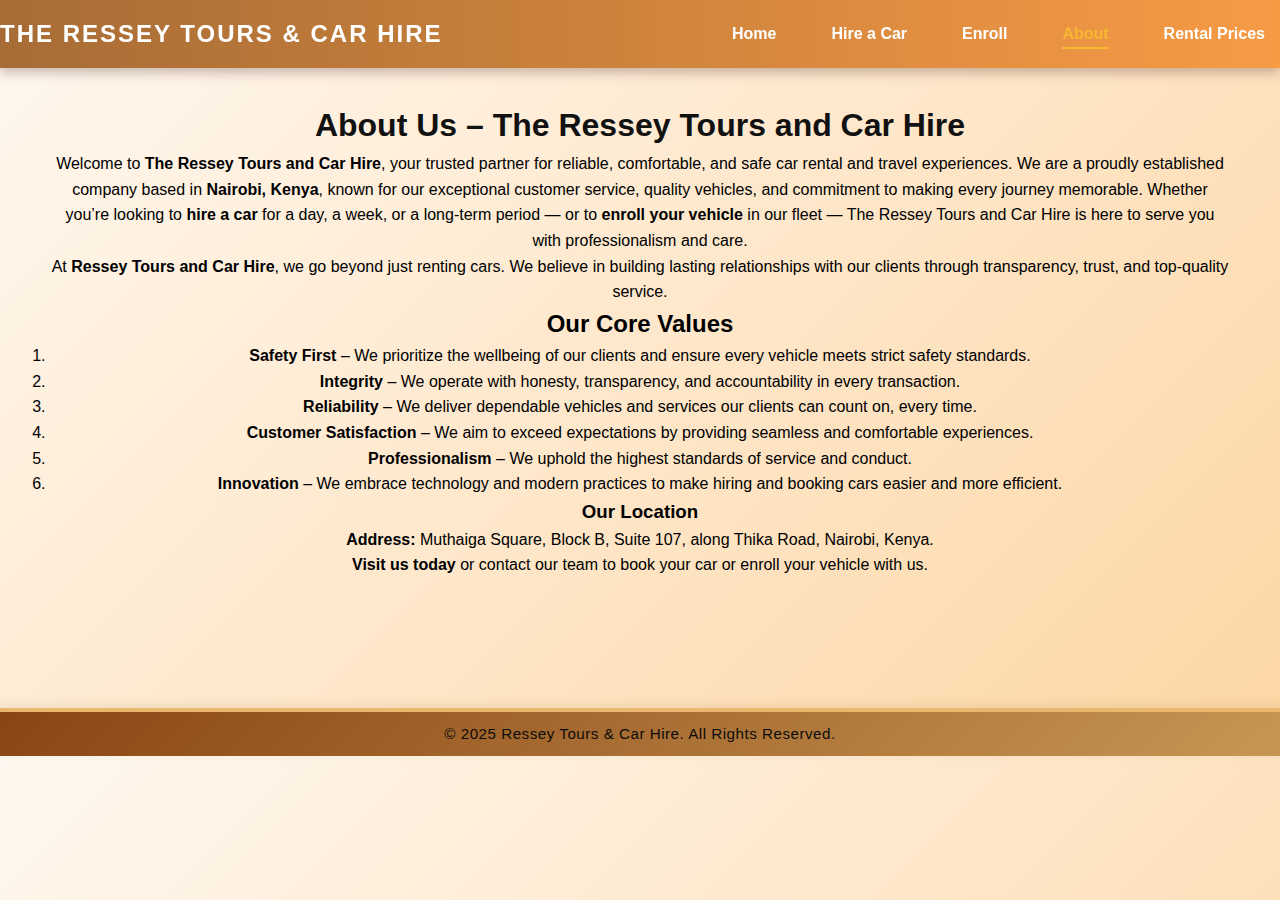
<file: about.html>
<!DOCTYPE html>
<html lang="en">
<head>
  <meta charset="UTF-8" />
  <meta name="viewport" content="width=device-width, initial-scale=1.0" />
  <title>About Us | Ressey Tours & Car Hire</title>
  <link rel="stylesheet" href="styles.css" />
</head>

<body>
    <!-- HEADER -->
  <header>
    <div class="logo">THE RESSEY TOURS & CAR HIRE</div>
    <nav>
      <ul>
        <li><a href="index.html">Home</a></li>
        <li><a href="hire.html" >Hire a Car</a></li>
        <li><a href="enroll.html">Enroll</a></li>
        <li><a href="about.html"class="active">About</a></li>
        <li><a href="rental.html">Rental Prices</a></li>
      </ul>
    </nav>
  </header>


  <!-- ABOUT SECTION -->
  <section id="about">
    <div class="container">
      <h1>About Us – The Ressey Tours and Car Hire</h1>

      <p>
        Welcome to <strong>The Ressey Tours and Car Hire</strong>, your trusted partner for reliable, comfortable, and safe car rental and travel experiences.
        We are a proudly established company based in <strong>Nairobi, Kenya</strong>, known for our exceptional customer service, quality vehicles, and commitment
        to making every journey memorable. Whether you’re looking to <strong>hire a car</strong> for a day, a week, or a long-term period — or to
        <strong>enroll your vehicle</strong> in our fleet — The Ressey Tours and Car Hire is here to serve you with professionalism and care.
      </p>

      <p>
        At <strong>Ressey Tours and Car Hire</strong>, we go beyond just renting cars. We believe in building lasting relationships with our clients
        through transparency, trust, and top-quality service.
      </p>

      <h2>Our Core Values</h2>
      <ol>
        <li><strong>Safety First</strong> – We prioritize the wellbeing of our clients and ensure every vehicle meets strict safety standards.</li>
        <li><strong>Integrity</strong> – We operate with honesty, transparency, and accountability in every transaction.</li>
        <li><strong>Reliability</strong> – We deliver dependable vehicles and services our clients can count on, every time.</li>
        <li><strong>Customer Satisfaction</strong> – We aim to exceed expectations by providing seamless and comfortable experiences.</li>
        <li><strong>Professionalism</strong> – We uphold the highest standards of service and conduct.</li>
        <li><strong>Innovation</strong> – We embrace technology and modern practices to make hiring and booking cars easier and more efficient.</li>
      </ol>

      <h3>Our Location</h3>
      <p>
        <strong>Address:</strong> Muthaiga Square, Block B, Suite 107, along Thika Road, Nairobi, Kenya.<br>
        <strong>Visit us today</strong> or contact our team to book your car or enroll your vehicle with us.
      </p>
    </div>
  </section>

  <footer>
    <p>&copy; 2025 Ressey Tours & Car Hire. All Rights Reserved.</p>
  </footer>
</body>
</html>
</file>
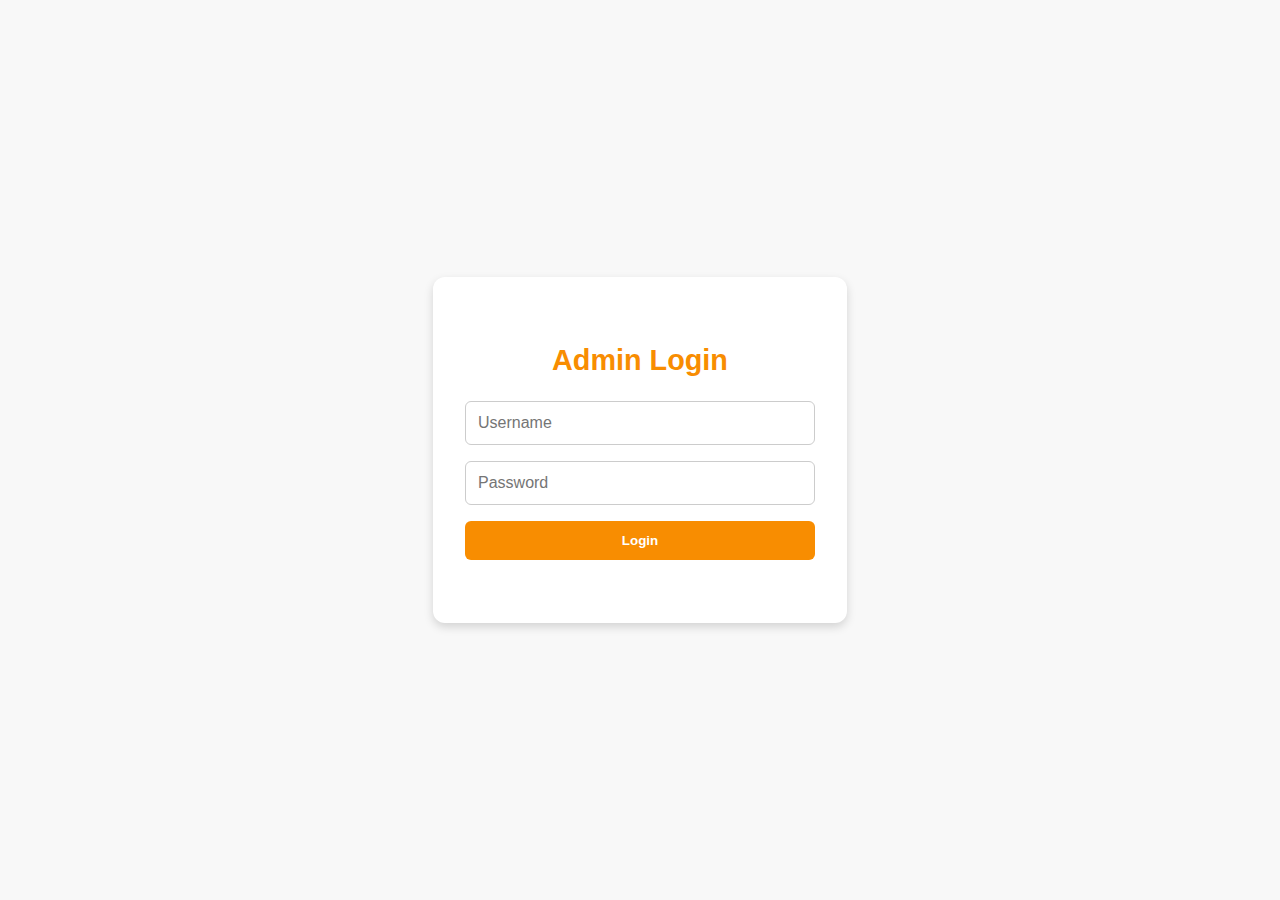
<file: admin-login.html>
<!DOCTYPE html>
<html lang="en">
<head>
  <meta charset="UTF-8">
  <meta name="viewport" content="width=device-width, initial-scale=1.0">
  <title>Admin Login | Ressey Tours</title>
  <link rel="stylesheet" href="admin.css">
</head>
<body>
  <div class="login-container">
    <h1>Admin Login</h1>
    <form id="adminLoginForm">
      <input type="text" id="username" placeholder="Username" required>
      <input type="password" id="password" placeholder="Password" required>
      <button type="submit">Login</button>
    </form>
    <p id="error" style="color:red;"></p>
  </div>
  <script>
    document.getElementById("adminLoginForm").addEventListener("submit", (e) => {
      e.preventDefault();
      const username = document.getElementById("username").value.trim();
      const password = document.getElementById("password").value.trim();

      // Simple credentials (can change later)
      if(username === "admin" && password === "1234") {
        localStorage.setItem("isAdminLoggedIn", "true"); // flag
        window.location.href = "admin.html";
      } else {
        document.getElementById("error").textContent = "Invalid username or password";
      }
    });
  </script>
</body>
</html>
</file>
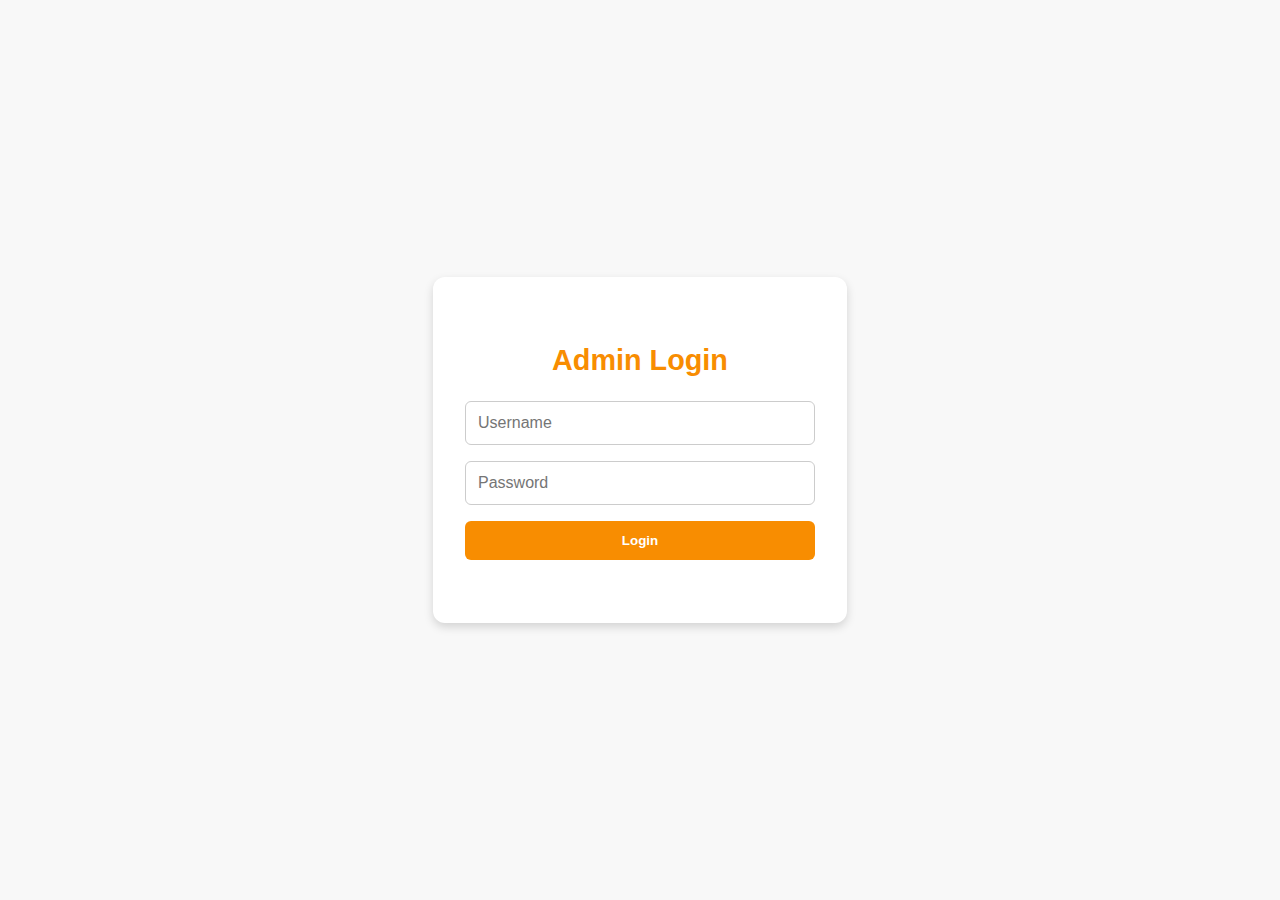
<file: admin.html>
<!DOCTYPE html>
<html lang="en">
<head>
  <meta charset="UTF-8">
  <meta name="viewport" content="width=device-width, initial-scale=1.0">
  <title>Admin Dashboard | Ressey Tours & Car Hire</title>
  <link rel="stylesheet" href="admin.css">
</head>
<body>
  <header>
    <h1>Ressey Tours & Car Hire - Admin Dashboard</h1>
  </header>

  <main>
    <!-- ================= BOOKINGS ================= -->
    <section>
      <h2>Bookings</h2>
      <div class="controls">
        <input type="text" id="bookingSearch" placeholder="Search by name, car, phone...">
        <select id="bookingFilter">
          <option value="">All Categories</option>
          <option value="Economy">Economy</option>
          <option value="Compact">Compact</option>
          <option value="Luxury">Luxury</option>
          <option value="SUV">SUV</option>
          <option value="Van">Van</option>
          <option value="Mini Bus">Mini Bus</option>
        </select>
      </div>
      <div id="bookingsTableContainer"></div>
    </section>

    <!-- ================= ENROLLMENTS ================= -->
    <section>
      <h2>Car Enrollments</h2>
      <div id="enrollmentsTableContainer"></div>
    </section>

    <!-- ================= MESSAGES ================= -->
    <section>
      <h2>Messages</h2>
      <div id="messagesTableContainer"></div>
    </section>
  </main>

  <script src="admin.js"></script>
</body>
</html>
</file>
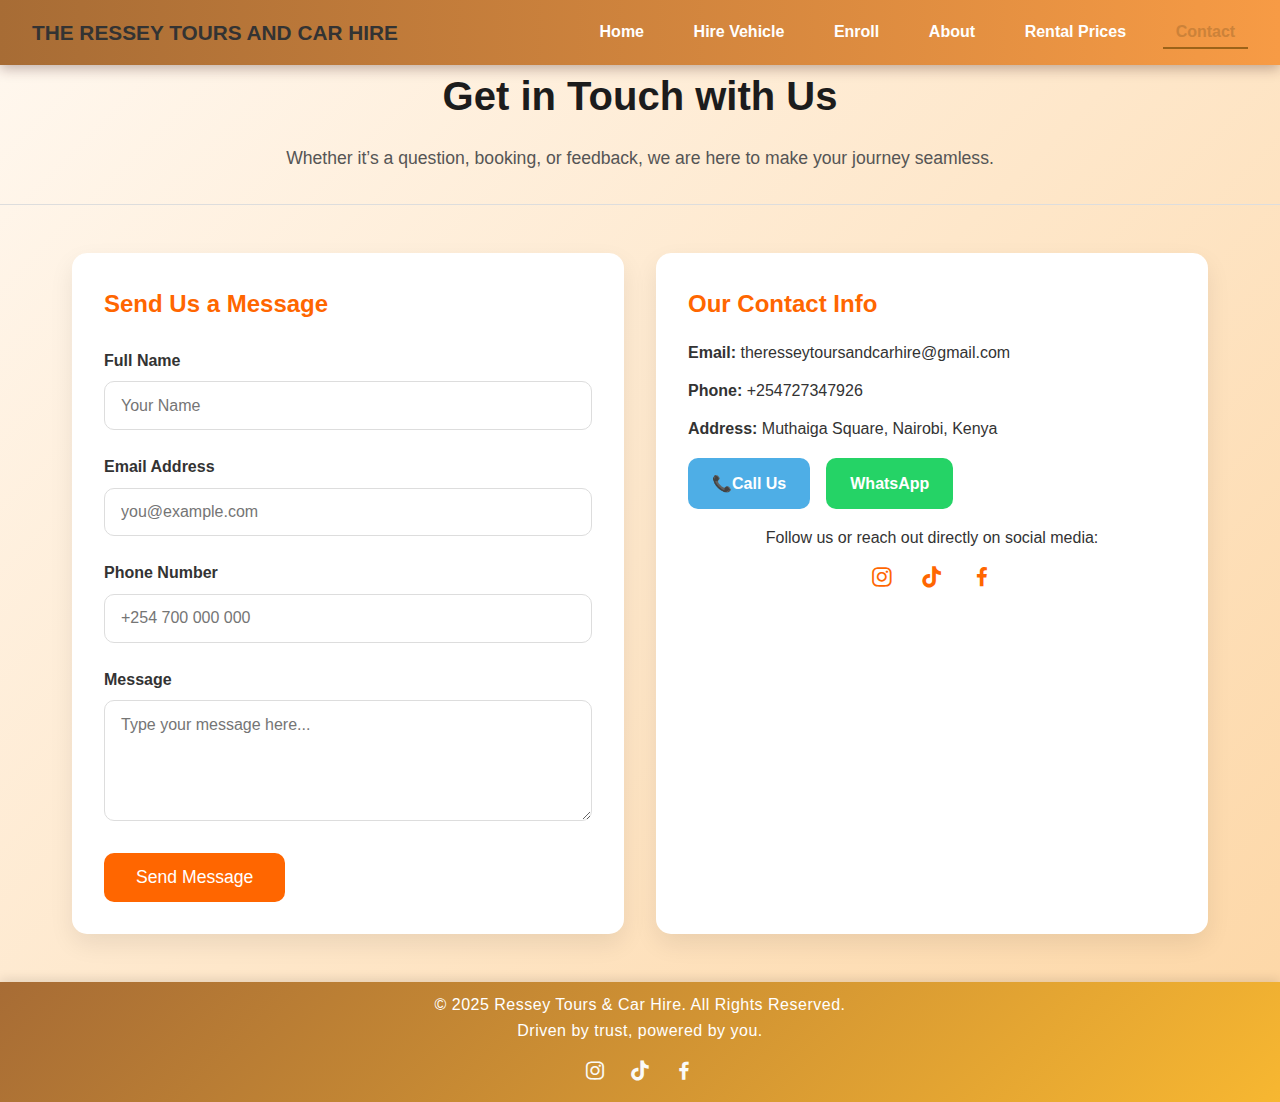
<file: contact.html>
<!DOCTYPE html>
<html lang="en">
<head>
  <meta charset="UTF-8" />
  <meta name="viewport" content="width=device-width, initial-scale=1.0" />
  <title>Contact Us | Ressey Tours & Car Hire</title>
  <link rel="stylesheet" href="contact.css" />
  <link href="https://unpkg.com/boxicons@2.1.4/css/boxicons.min.css" rel="stylesheet">
</head>
<body>
  <!-- HEADER -->
  <header>
    <nav>
      <div>
        <p>THE RESSEY TOURS AND CAR HIRE</p>
      </div>
      <ul>
        <li><a href="index.html">Home</a></li>
        <li><a href="hire.html">Hire Vehicle</a></li>
        <li><a href="enroll.html">Enroll</a></li>
        <li><a href="about.html">About</a></li>
        <li><a href="rental.html">Rental Prices</a></li>
        <li><a href="contact.html" class="active">Contact</a></li>
      </ul>
    </nav>
  </header>

  <!-- HERO / INTRO -->
  <section class="contact-hero">
    <div class="hero-text">
      <h1>Get in Touch with Us</h1>
      <p>Whether it’s a question, booking, or feedback, we are here to make your journey seamless.</p>
    </div>
  </section>

  <!-- MAIN CONTACT GRID -->
  <main class="contact-main">
    <div class="contact-grid">

      <!-- FORM CARD -->
      <div class="contact-card form-card">
        <h2>Send Us a Message</h2>
        <form id="contactForm">
          <div class="form-group">
            <label for="name">Full Name</label>
            <input type="text" id="name" name="name" placeholder="Your Name" required>
          </div>
          <div class="form-group">
            <label for="email">Email Address</label>
            <input type="email" id="email" name="email" placeholder="you@example.com" required>
          </div>
          <div class="form-group">
            <label for="phone">Phone Number</label>
            <input type="tel" id="phone" name="phone" placeholder="+254 700 000 000">
          </div>
          <div class="form-group">
            <label for="message">Message</label>
            <textarea id="message" name="message" rows="5" placeholder="Type your message here..." required></textarea>
          </div>
          <button type="submit" class="submit-btn">Send Message</button>
          <p class="confirmation" id="confirmation"></p>
        </form>
      </div>

      <!-- INFO CARD -->
      <div class="contact-card info-card">
        <h2>Our Contact Info</h2>
        <p><strong>Email:</strong> theresseytoursandcarhire@gmail.com</p>
        <p><strong>Phone:</strong> +254727347926</p>
        <p><strong>Address:</strong> Muthaiga Square, Nairobi, Kenya</p>

        <div class="contact-buttons">
          <a href="tel:+254112005682" class="btn call">📞Call Us</a>
          <a href="https://wa.me/254727347926" class="btn whatsapp"> WhatsApp</a>

        </div>
<div class="info-social">
  <p class="social-text">Follow us or reach out directly on social media:</p>
  <a href="https://www.instagram.com/the.ressey.tours.and.carhire/" target="_blank"><i class="bx bxl-instagram"></i></a>
  <a href="https://www.tiktok.com/@theresseytoursandcarhire?_r=1&_t=ZM-91LaLLoJREJ" target="_blank"><i class="bx bxl-tiktok"></i></a>
  <a href="https://www.facebook.com/resseytours" target="_blank"><i class="bx bxl-facebook"></i></a>
</div>



        <div class="map-container">
          <iframe 
            src="https://www.google.com/maps/embed?pb=!1m18!1m12!1m3!1d3988.391005125888!2d36.8141512!3d-1.2539284!2m3!1f0!2f0!3f0!3m2!1i1024!2i768!4f13.1!3m3!1m2!1s0x182f17301f3a2b91%3A0xa1e0b2b6f7f46aa1!2sMuthaiga%20Square!5e0!3m2!1sen!2ske!4v1699800000000!5m2!1sen!2ske" 
            allowfullscreen="" 
            loading="lazy"></iframe>
        </div>
      </div>

    </div>
  </main>

  <!-- FOOTER -->
  <footer>
    <p>&copy; 2025 Ressey Tours & Car Hire. All Rights Reserved.</p>
    <p>Driven by trust, powered by you.</p>
    
 <div class="footer-social">
  <a href="https://www.instagram.com/the.ressey.tours.and.carhire/" target="_blank"><i class="bx bxl-instagram"></i></a>
  <a href="https://www.tiktok.com/@theresseytoursandcarhire?_r=1&_t=ZM-91LaLLoJREJ" target="_blank"><i class="bx bxl-tiktok"></i></a>
  <a href="https://www.facebook.com/resseytours" target="_blank"><i class="bx bxl-facebook"></i></a>
</div>
 </footer>

 <script src="scripts.js" type="module"></script>
   
</body>
</html>
</file>
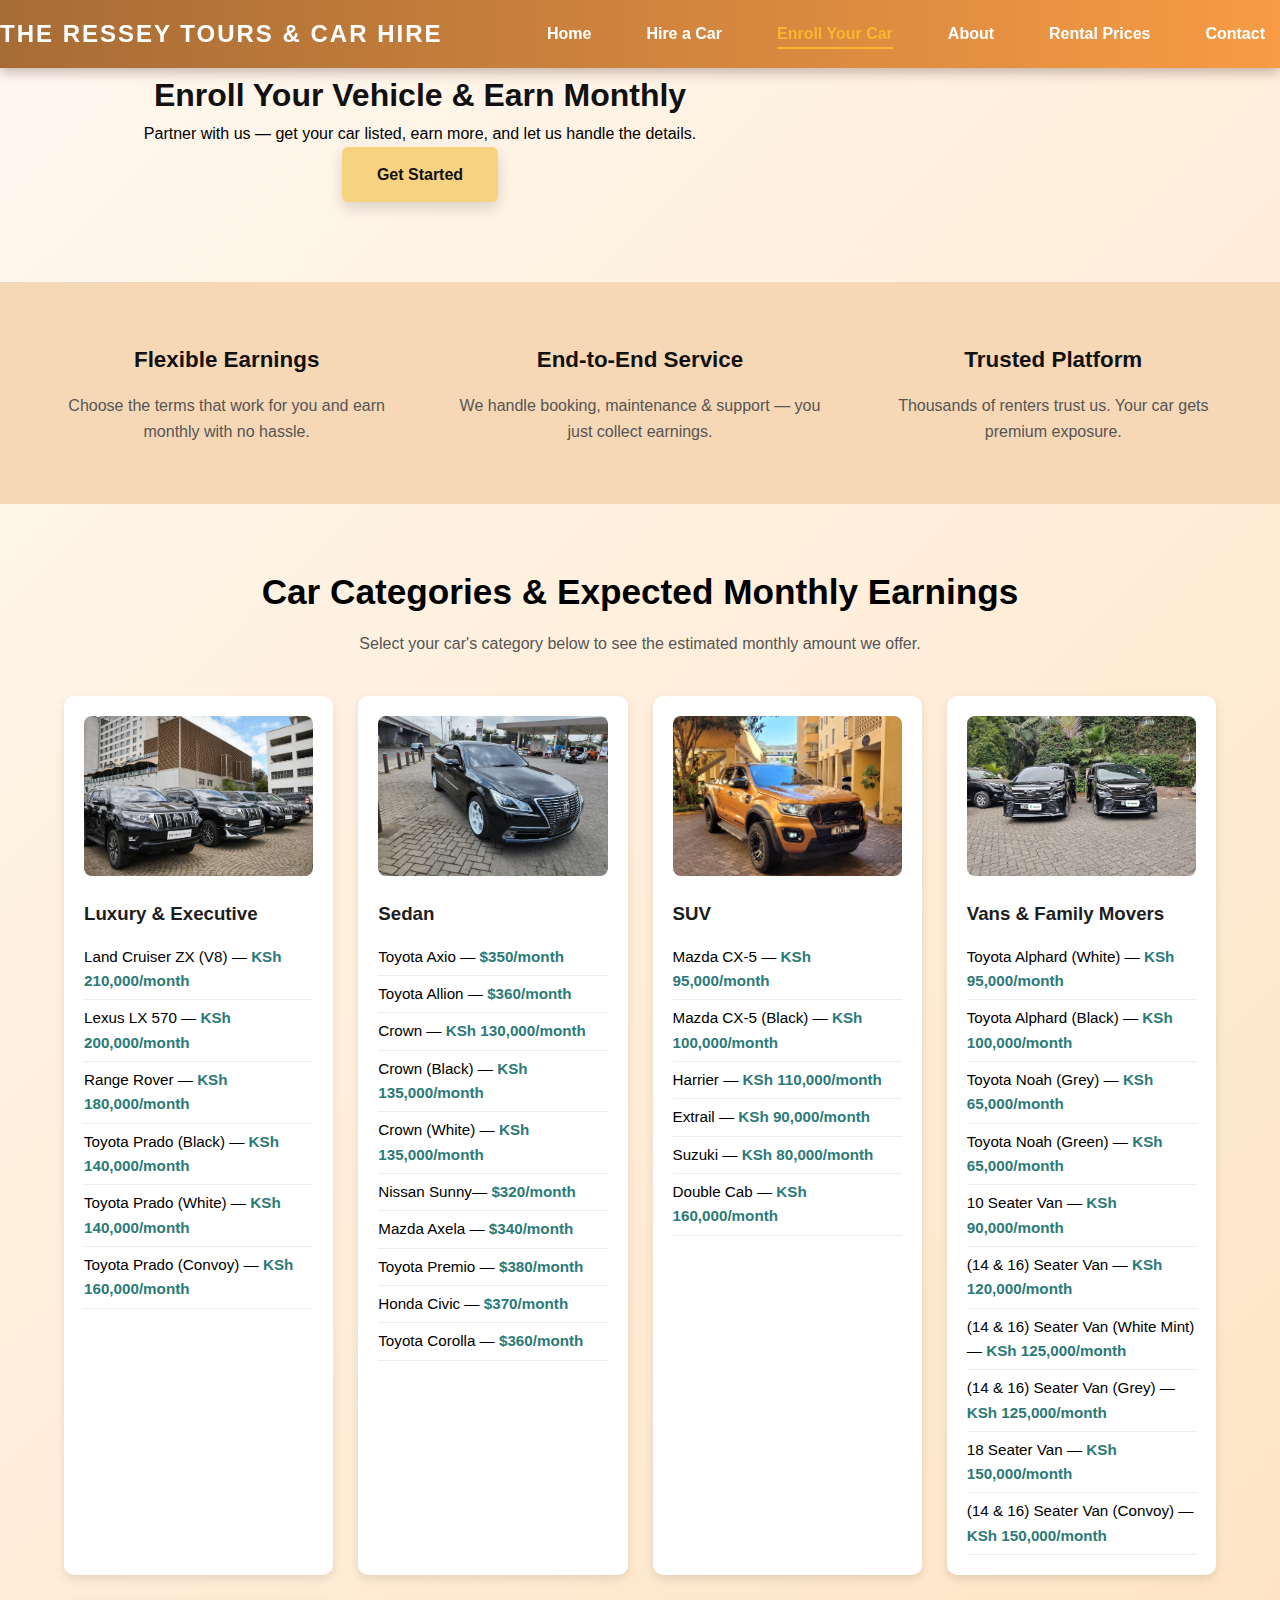
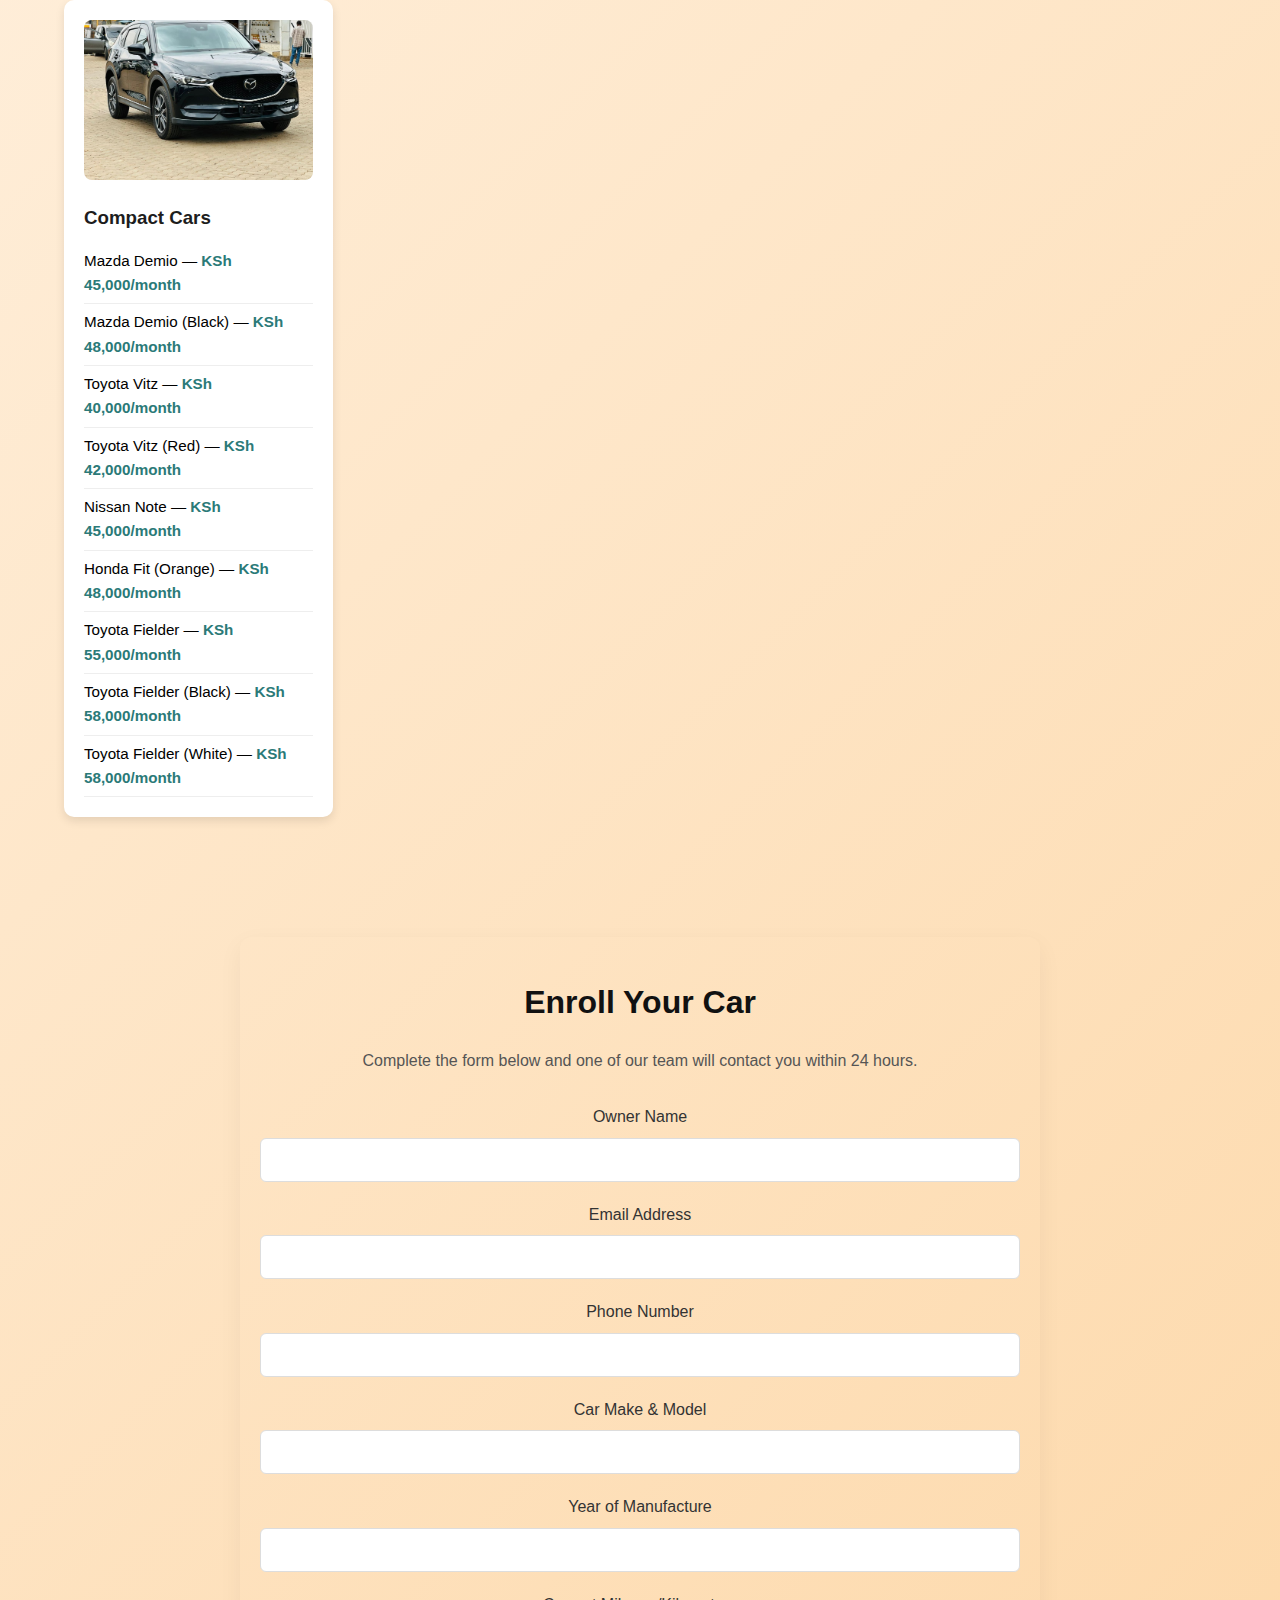
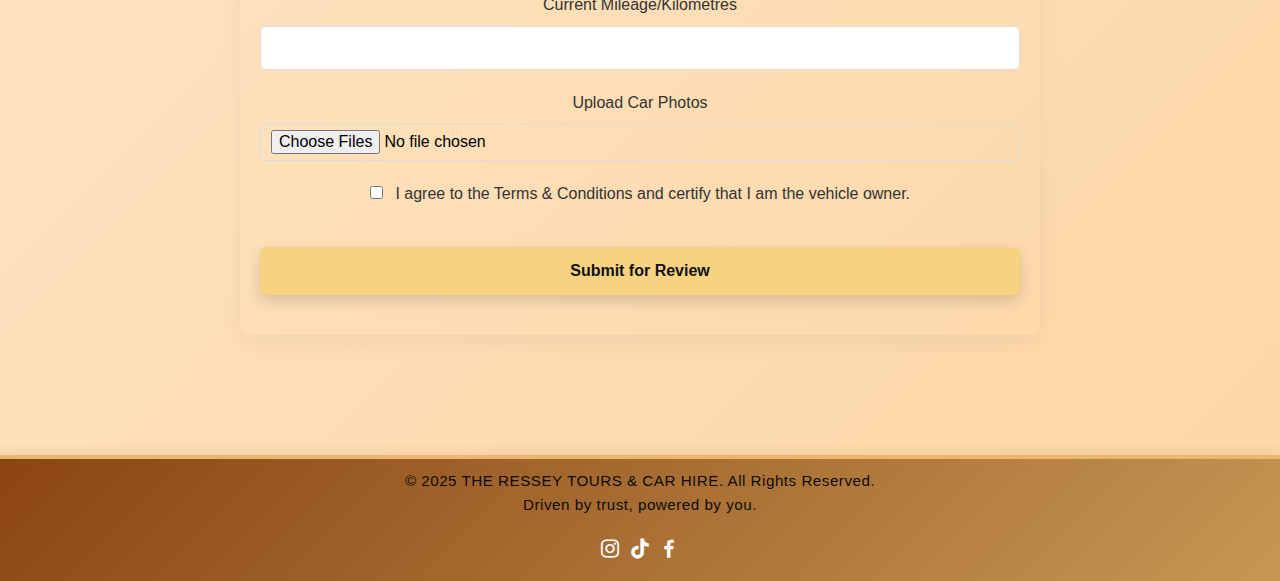
<file: enroll.html>
<!DOCTYPE html>
<html lang="en">
<head>
  <meta charset="UTF-8" />
  <meta name="viewport" content="width=device-width, initial-scale=1.0" />
  <title>Enroll Your Car | THE RESSEY TOURS & CAR HIRE</title>
  <link rel="stylesheet" href="styles.css" />
  <link href="https://unpkg.com/boxicons@2.1.4/css/boxicons.min.css" rel="stylesheet">
</head>
<body>
  <header class="site-header">
    <div class="logo">THE RESSEY TOURS & CAR HIRE</div>
    <nav class="main-nav">
      <ul>
        <li><a href="index.html">Home</a></li>
        <li><a href="hire.html">Hire a Car</a></li>
        <li><a href="enroll.html" class="active">Enroll Your Car</a></li>
        <li><a href="about.html">About</a></li>
        <li><a href="rental.html">Rental Prices</a></li>
        <li><a href="contact.html" >Contact</a></li>
      </ul>
    </nav>
  </header>

  <section class="hero enroll-hero">
    <div class="hero-content">
      <h1>Enroll Your Vehicle & Earn Monthly</h1>
      <p class="para">Partner with us — get your car listed, earn more, and let us handle the details.</p>
      <a href="#enroll-form" class="btn primary-btn">Get Started</a>
    </div>
    
  </section>

  <section class="features">
    <div class="features-wrapper">
      <div class="feature">
        <h3>Flexible Earnings</h3>
        <p>Choose the terms that work for you and earn monthly with no hassle.</p>
      </div>
      <div class="feature">
        <h3>End‐to‐End Service</h3>
        <p>We handle booking, maintenance & support — you just collect earnings.</p>
      </div>
      <div class="feature">
        <h3>Trusted Platform</h3>
        <p>Thousands of renters trust us. Your car gets premium exposure.</p>
      </div>
    </div>
  </section>

<section class="car-categories">
  <h2>Car Categories & Expected Monthly Earnings</h2>
  <p>Select your car's category below to see the estimated monthly amount we offer.</p>

  <div class="categories-wrapper">




     <!-- CATEGORY 5: Luxury / Executive -->
    <div class="category-card">
      <img src="images/PradoS.jpeg" alt="Luxury Car">
      <h3>Luxury & Executive</h3>
      <ul>
       <li>Land Cruiser ZX (V8) — <strong>KSh 210,000/month</strong></li>
        <li>Lexus LX 570 — <strong>KSh 200,000/month</strong></li>
        <li>Range Rover — <strong>KSh 180,000/month</strong></li>
        <li>Toyota Prado (Black) — <strong>KSh 140,000/month</strong></li>
        <li>Toyota Prado (White) — <strong>KSh 140,000/month</strong></li>
        <li>Toyota Prado (Convoy) — <strong>KSh 160,000/month</strong></li>
       
    </div>




    <!-- CATEGORY 1: Sedan -->
    <div class="category-card">
      <img src="images/crown-black.jpeg" alt="Sedan Cars">
      <h3>Sedan</h3>
      <ul>
        <li>Toyota Axio — <strong>$350/month</strong></li>
        <li>Toyota Allion — <strong>$360/month</strong></li>
        <li>Crown — <strong>KSh 130,000/month</strong></li>
        <li>Crown (Black) — <strong>KSh 135,000/month</strong></li>
        <li>Crown (White) — <strong>KSh 135,000/month</strong></li>
        <li>Nissan Sunny— <strong>$320/month</strong></li>
        <li>Mazda Axela — <strong>$340/month</strong></li>
        <li>Toyota Premio — <strong>$380/month</strong></li>
        <li>Honda Civic — <strong>$370/month</strong></li>
        <li>Toyota Corolla — <strong>$360/month</strong></li>
      </ul>
    </div>

    <!-- CATEGORY 2: SUVs -->
    <div class="category-card">
      <img src="images/double-cab.jpeg" alt="SUV Cars">
      <h3>SUV</h3>
      <ul>
        <li>Mazda CX-5 — <strong>KSh 95,000/month</strong></li>
        <li>Mazda CX-5 (Black) — <strong>KSh 100,000/month</strong></li>
        <li>Harrier — <strong>KSh 110,000/month</strong></li>
        <li>Extrail — <strong>KSh 90,000/month</strong></li>
        <li>Suzuki — <strong>KSh 80,000/month</strong></li>
        <li>Double Cab — <strong>KSh 160,000/month</strong></li>
      </ul>
    </div>

    <!-- CATEGORY 3: Vans -->
    <div class="category-card">
      <img src="images/alphard-black2.jpeg" alt="Van">
      <h3>Vans & Family Movers</h3>
      <ul>
       <li>Toyota Alphard (White) — <strong>KSh 95,000/month</strong></li>
        <li>Toyota Alphard (Black) — <strong>KSh 100,000/month</strong></li>
        <li>Toyota Noah (Grey) — <strong>KSh 65,000/month</strong></li>
        <li>Toyota Noah (Green) — <strong>KSh 65,000/month</strong></li>
        <li>10 Seater Van — <strong>KSh 90,000/month</strong></li>
        <li>(14 & 16) Seater Van — <strong>KSh 120,000/month</strong></li>
        <li>(14 & 16) Seater Van (White Mint) — <strong>KSh 125,000/month</strong></li>
        <li>(14 & 16) Seater Van (Grey) — <strong>KSh 125,000/month</strong></li>
        <li>18 Seater Van — <strong>KSh 150,000/month</strong></li>
        <li>(14 & 16) Seater Van (Convoy) — <strong>KSh 150,000/month</strong></li>
      </ul>
    </div>

    <!-- CATEGORY 4: Compact / Small Cars -->
    <div class="category-card">
      <img src="images/demio-black.jpeg" alt="Compact Cars">
      <h3>Compact Cars</h3>
      <ul>
        <li>Mazda Demio — <strong>KSh 45,000/month</strong></li>
        <li>Mazda Demio (Black) — <strong>KSh 48,000/month</strong></li>
        <li>Toyota Vitz — <strong>KSh 40,000/month</strong></li>
        <li>Toyota Vitz (Red) — <strong>KSh 42,000/month</strong></li>
        <li>Nissan Note — <strong>KSh 45,000/month</strong></li>
        <li>Honda Fit (Orange) — <strong>KSh 48,000/month</strong></li>
        <li>Toyota Fielder — <strong>KSh 55,000/month</strong></li>
        <li>Toyota Fielder (Black) — <strong>KSh 58,000/month</strong></li>
        <li>Toyota Fielder (White) — <strong>KSh 58,000/month</strong></li>
      </ul>
    </div>


    
   
  </div>
</section>



  <section id="enroll-form" class="enroll-form-section">
    <h2>Enroll Your Car</h2>
    <p>Complete the form below and one of our team will contact you within 24 hours.</p>
    <form class="enroll-form">
      <div class="form-group">
        <label for="ownerName">Owner Name</label>
        <input type="text" id="ownerName" name="ownerName" required />
      </div>
      <div class="form-group">
        <label for="email">Email Address</label>
        <input type="email" id="email" name="email" required />
      </div>
      <div class="form-group">
        <label for="phone">Phone Number</label>
        <input type="tel" id="phone" name="phone" required />
      </div>
      <div class="form-group">
        <label for="carMakeModel">Car Make & Model</label>
        <input type="text" id="carMakeModel" name="carMakeModel" required />
      </div>
      <div class="form-group">
        <label for="year">Year of Manufacture</label>
        <input type="number" id="year" name="year" min="2000" required />
      </div>
      <div class="form-group">
        <label for="mileage">Current Mileage/Kilometres</label>
        <input type="number" id="mileage" name="mileage" required />
      </div>
      <div class="form-group">
        <label for="photos">Upload Car Photos</label>
        <input type="file" id="photos" name="photos" accept="image/*" multiple />
      </div>
      <div class="form-group">
        <label for="terms">
          <input type="checkbox" id="terms" name="terms" required />
          I agree to the Terms & Conditions and certify that I am the vehicle owner.
        </label>
      </div>
      <button type="submit" class="btn primary-btn">Submit for Review</button>
    </form>
  </section>

  <footer class="site-footer">
    <div class="footer-content">
      <p>&copy; 2025 THE RESSEY TOURS & CAR HIRE. All Rights Reserved.</p>
      <p>Driven by trust, powered by you.</p>
      <div class="social-icons">
    <a href="https://www.instagram.com/the.ressey.tours.and.carhire/" target="_blank"><i class="bx bxl-instagram"></i></a>
    <a href="https://www.tiktok.com/@theresseytoursandcarhire?_r=1&_t=ZM-91LaLLoJREJ" target="_blank"><i class="bx bxl-tiktok"></i></a>
    <a href="https://www.facebook.com/resseytours" target="_blank"><i class="bx bxl-facebook"></i></a>
  </div>
    </div>
  </footer>
  <script src="scripts.js" type="module"></script>


</body>
</html>
</file>
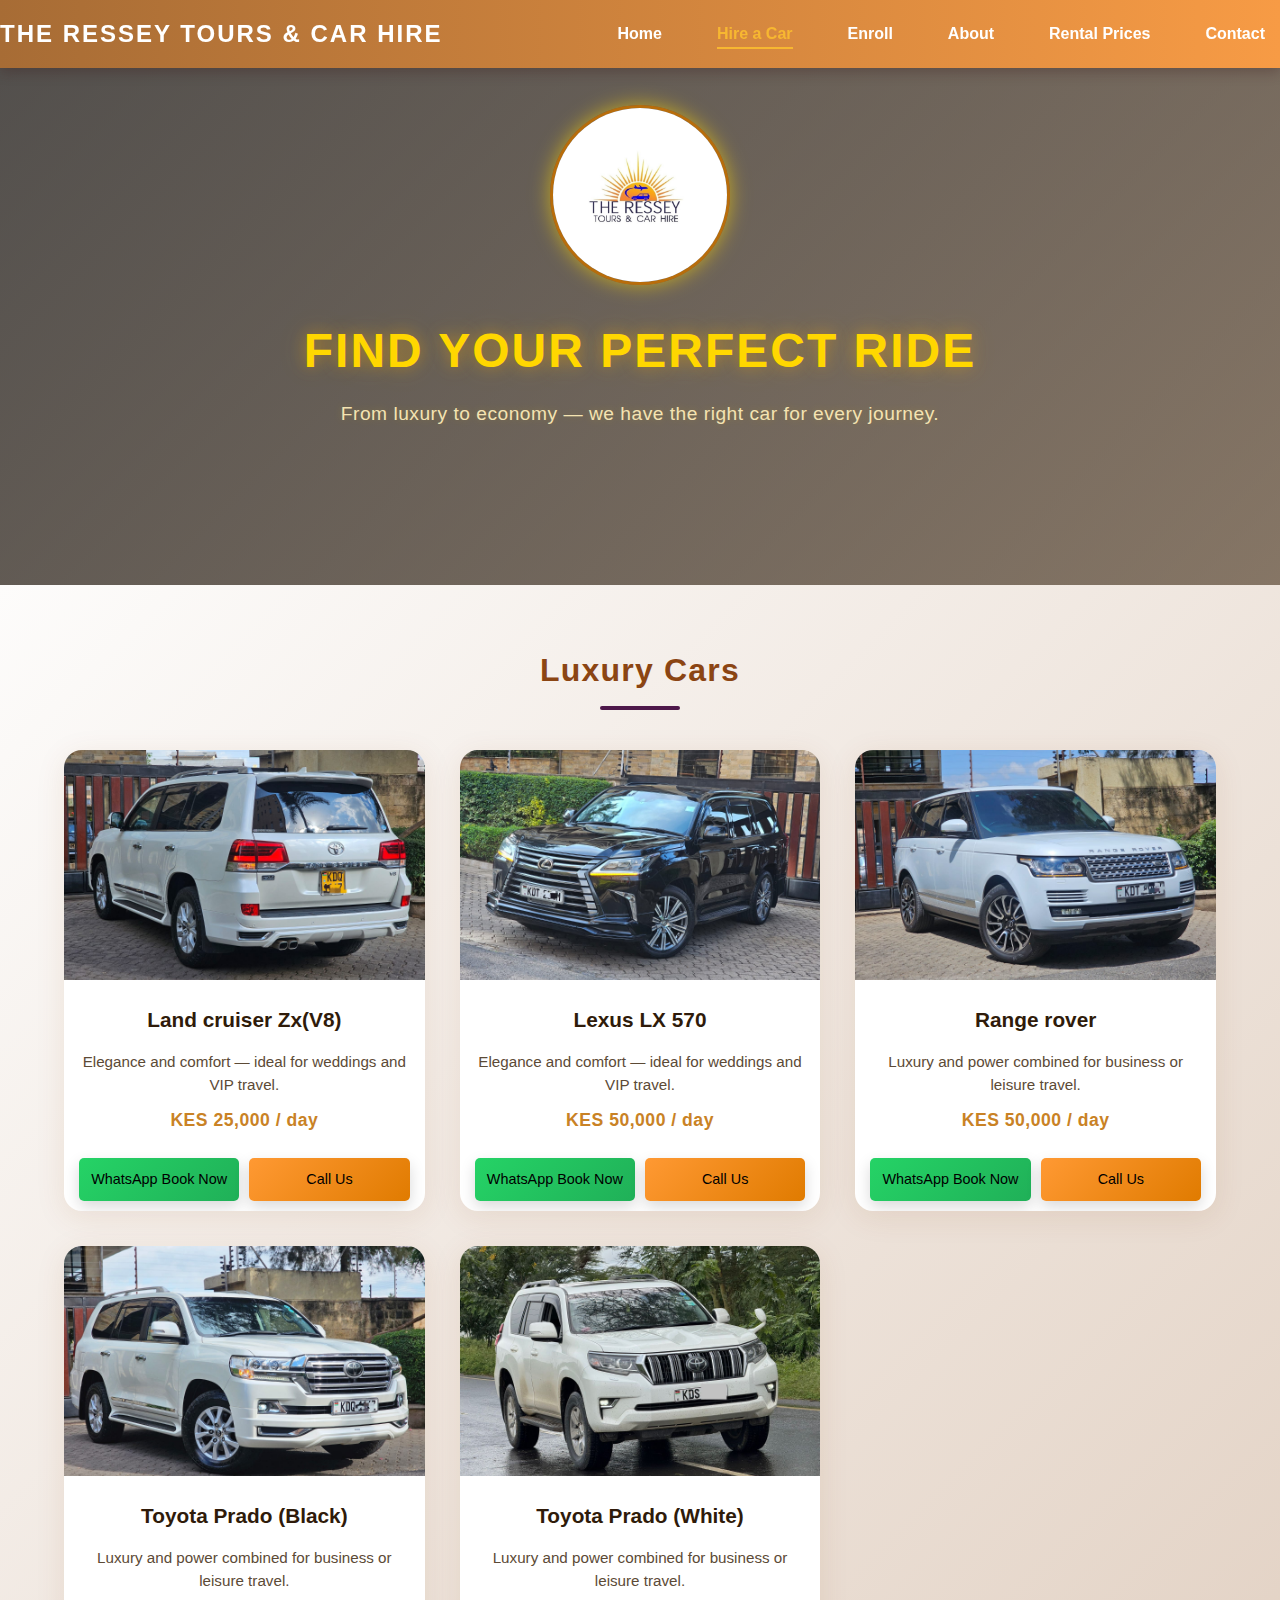
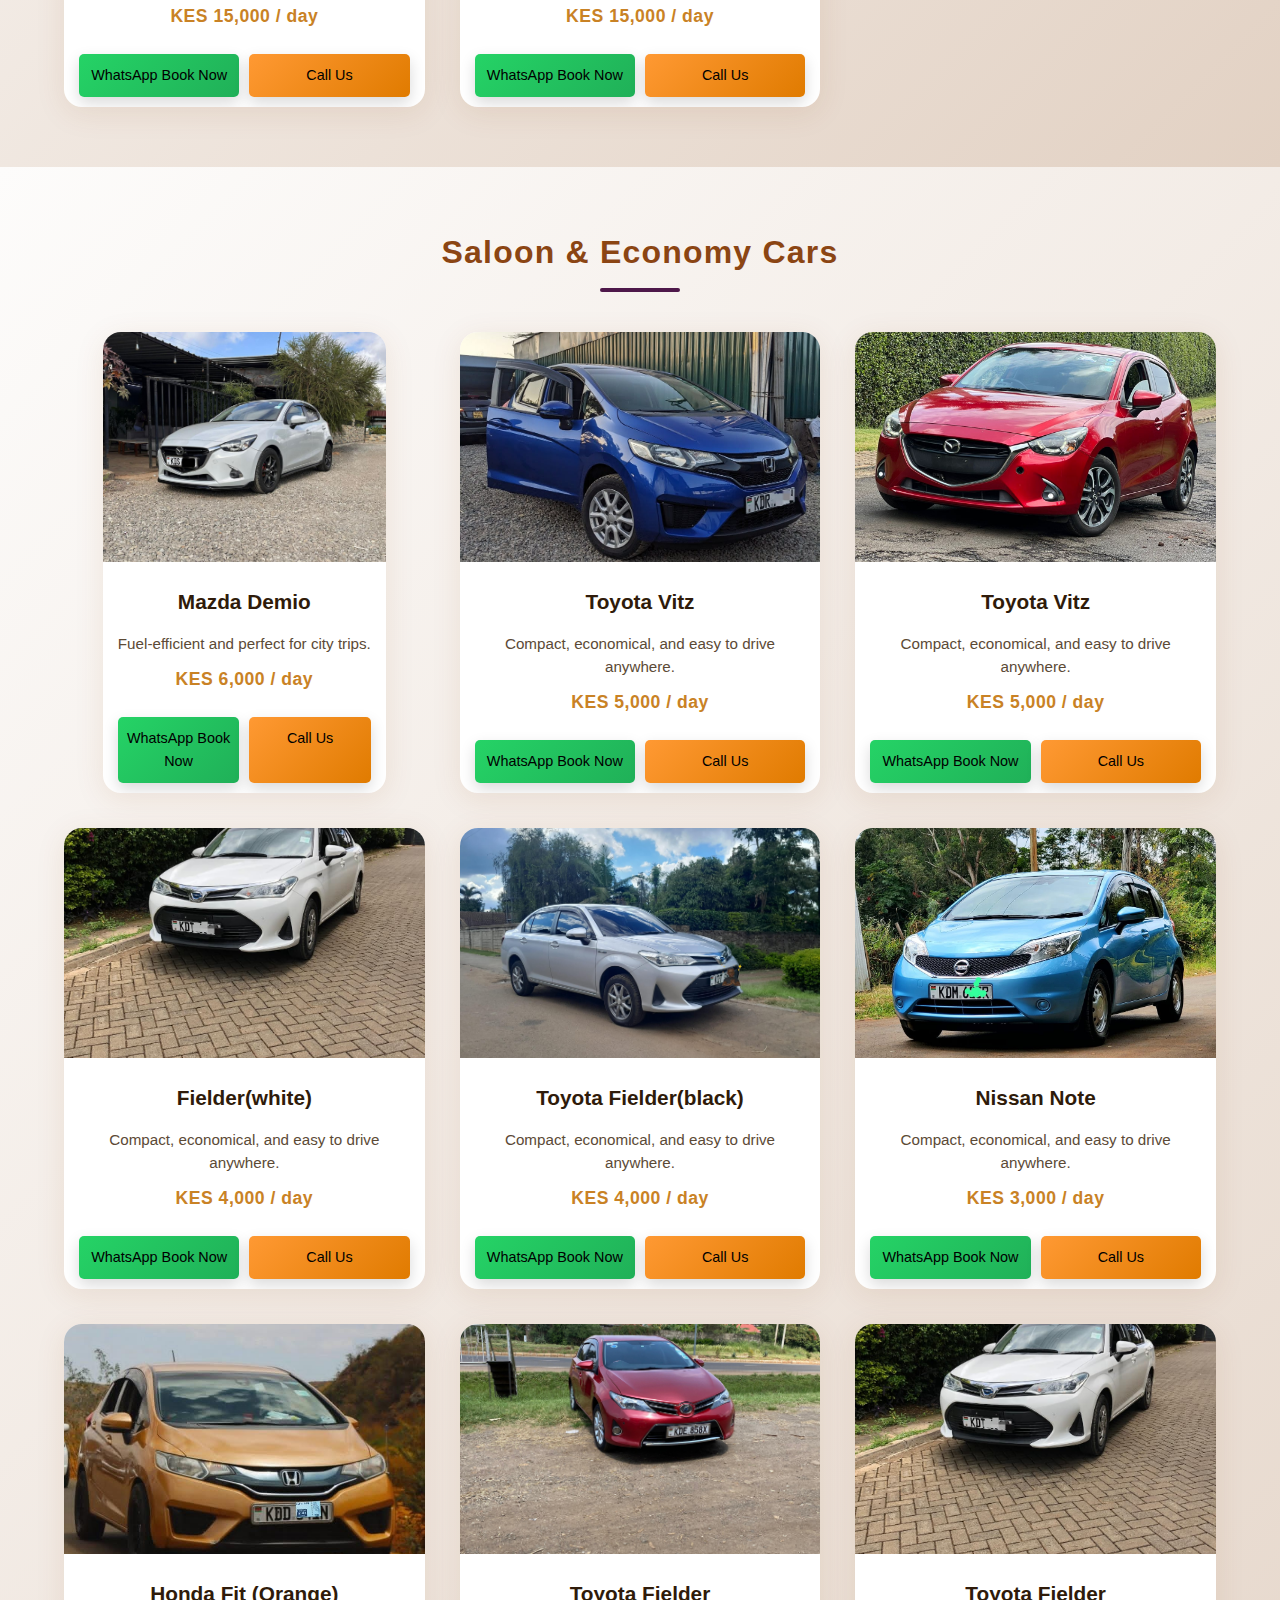
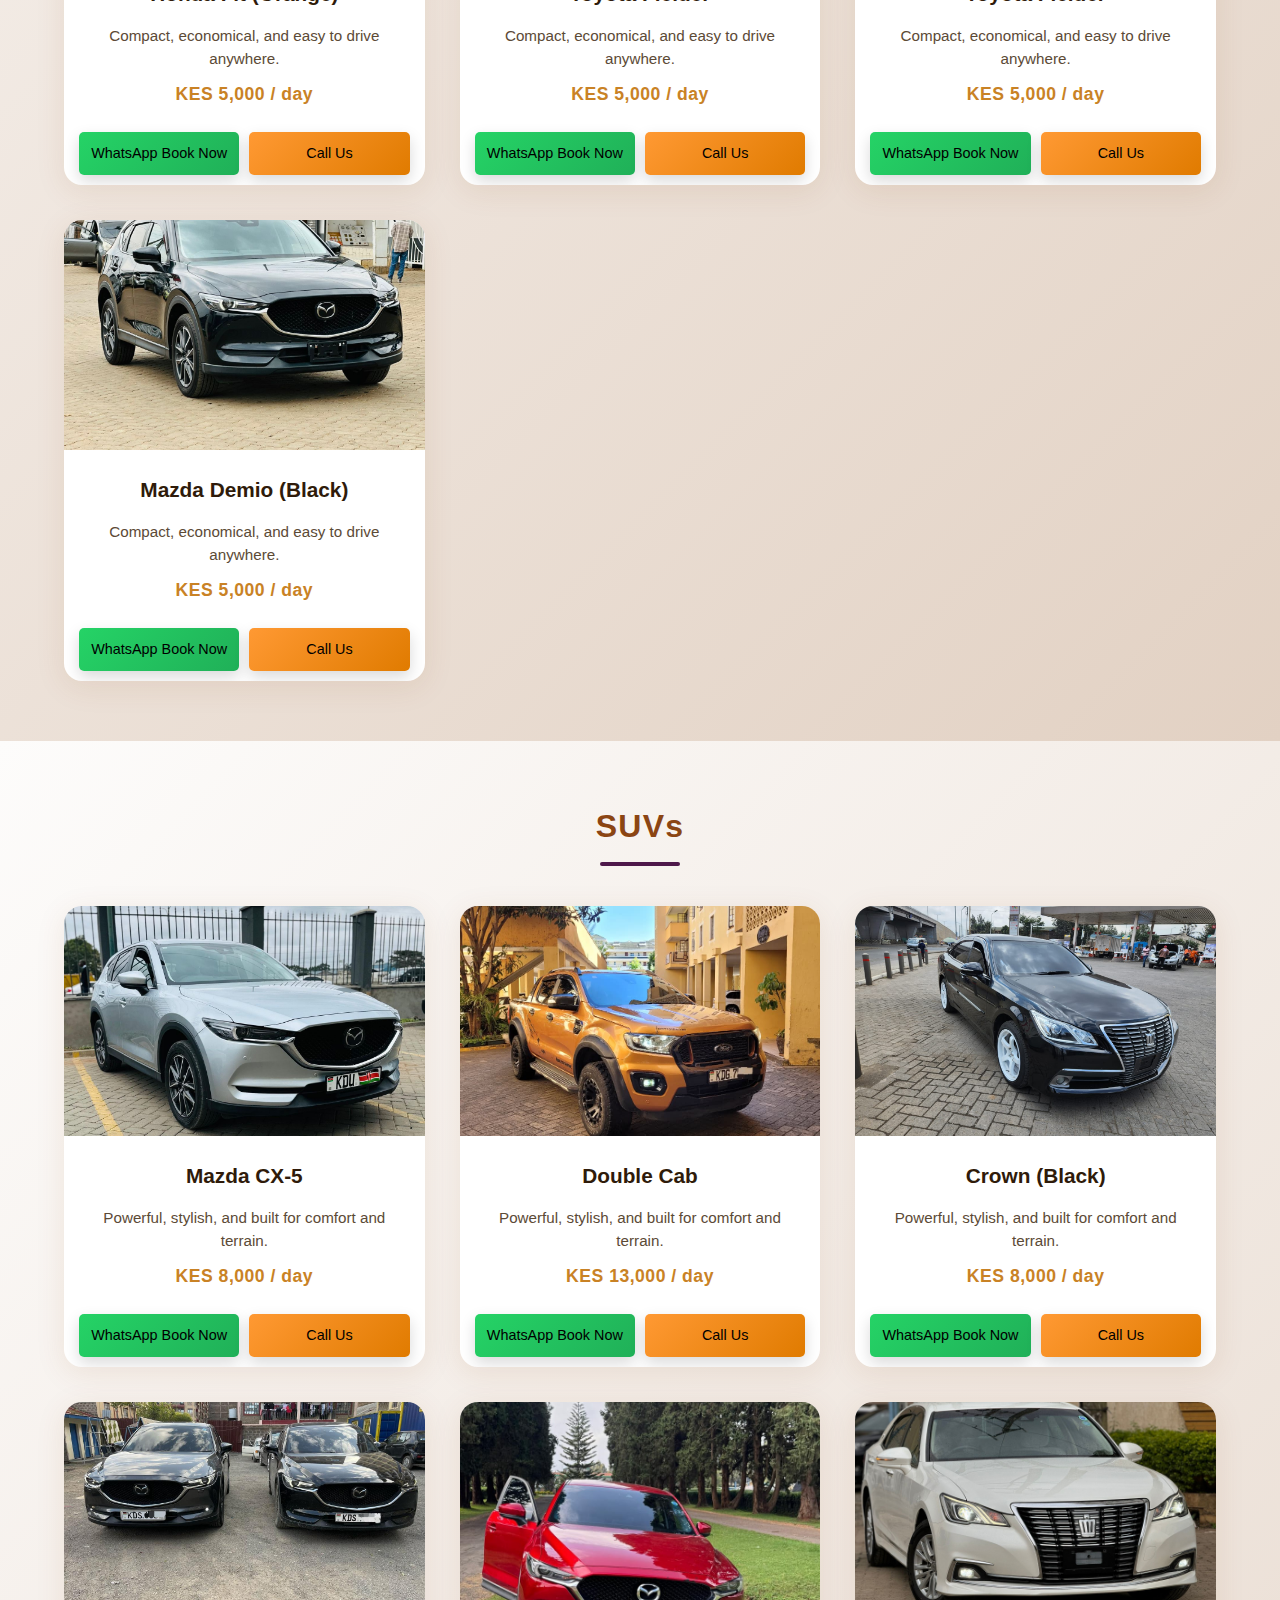
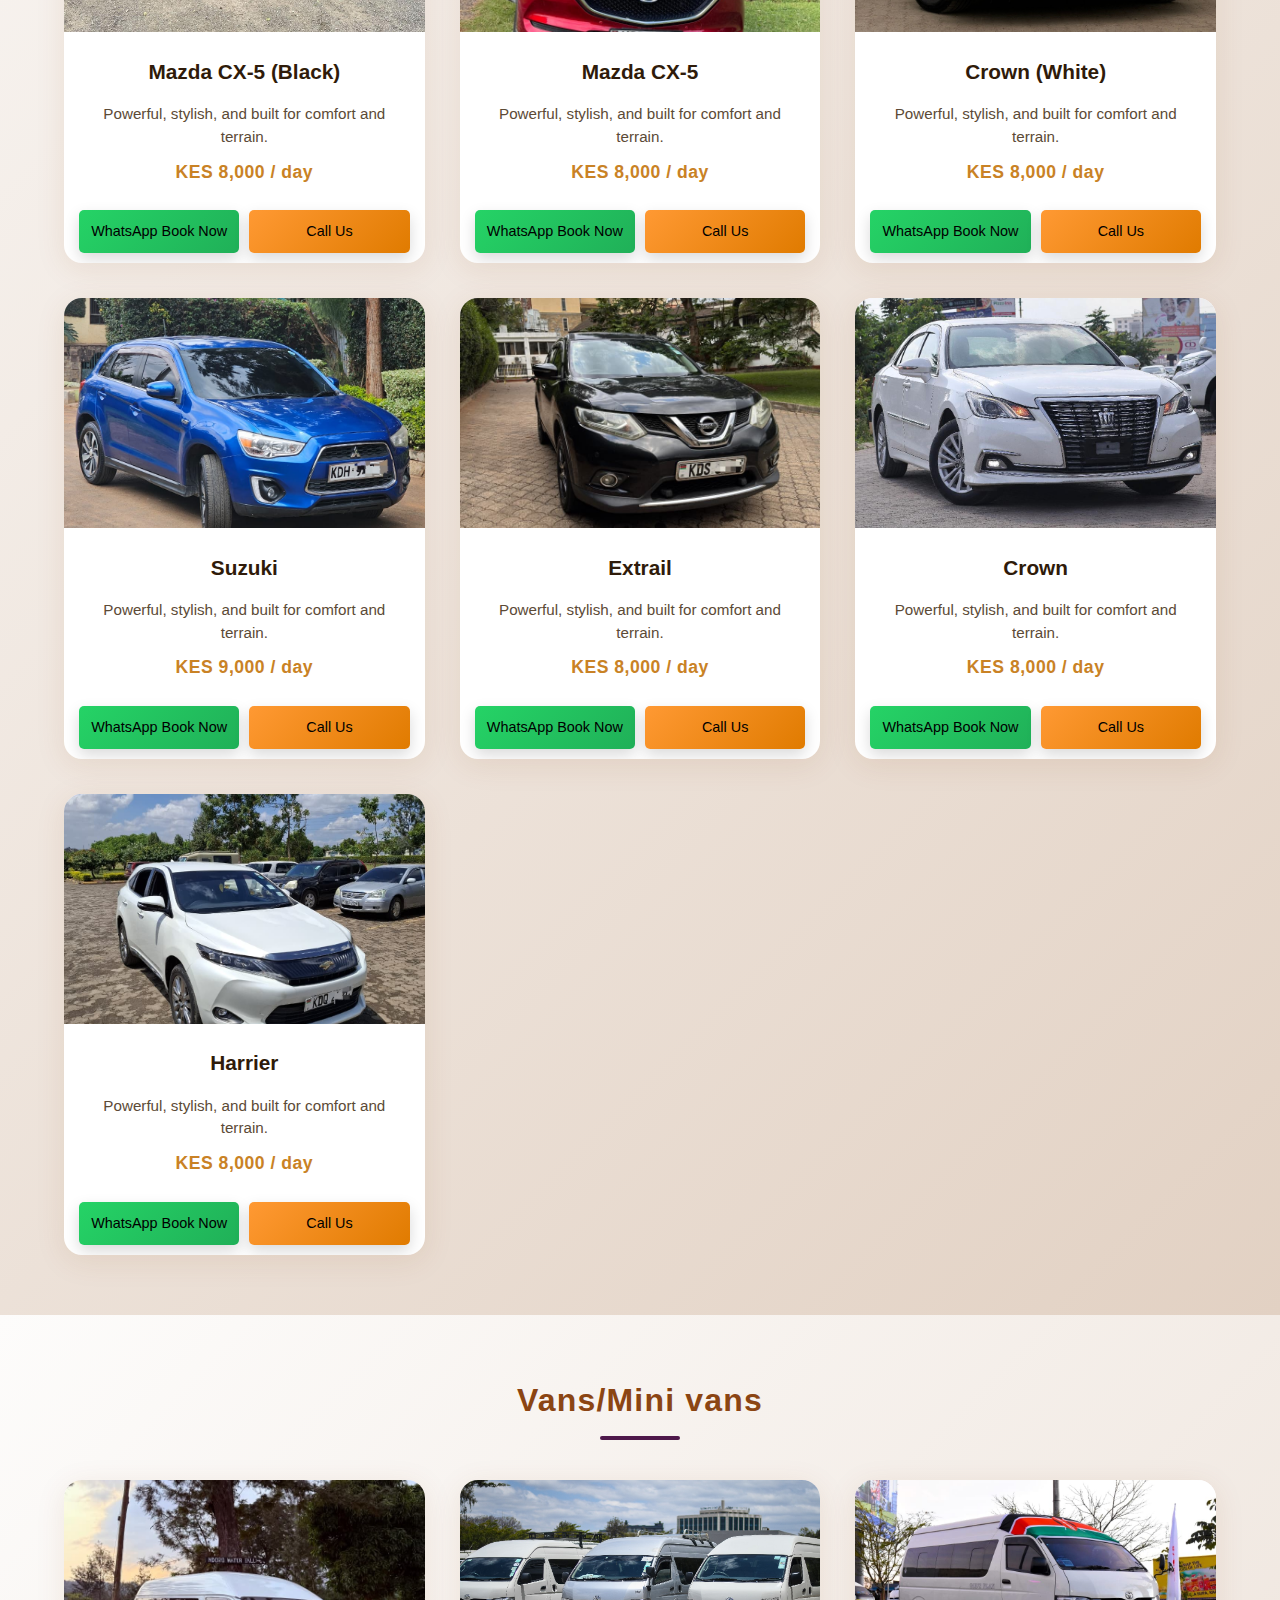
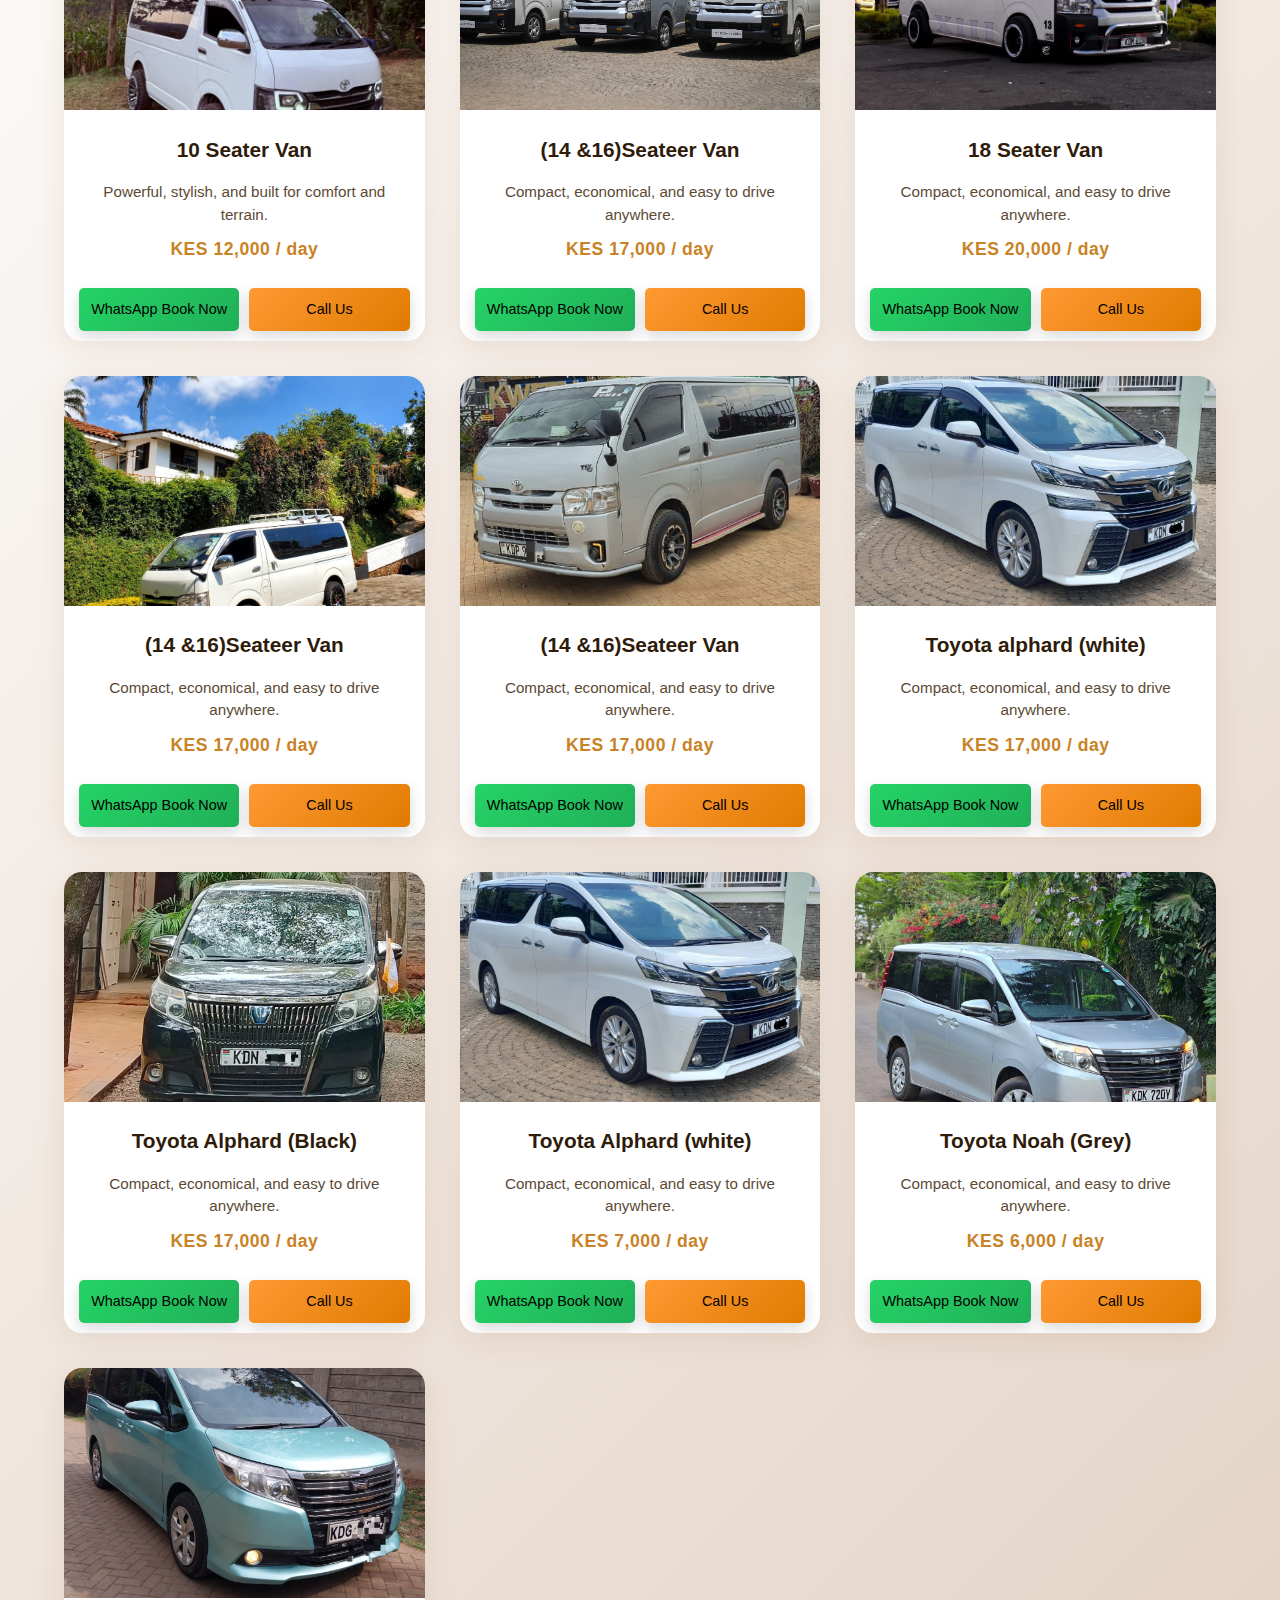
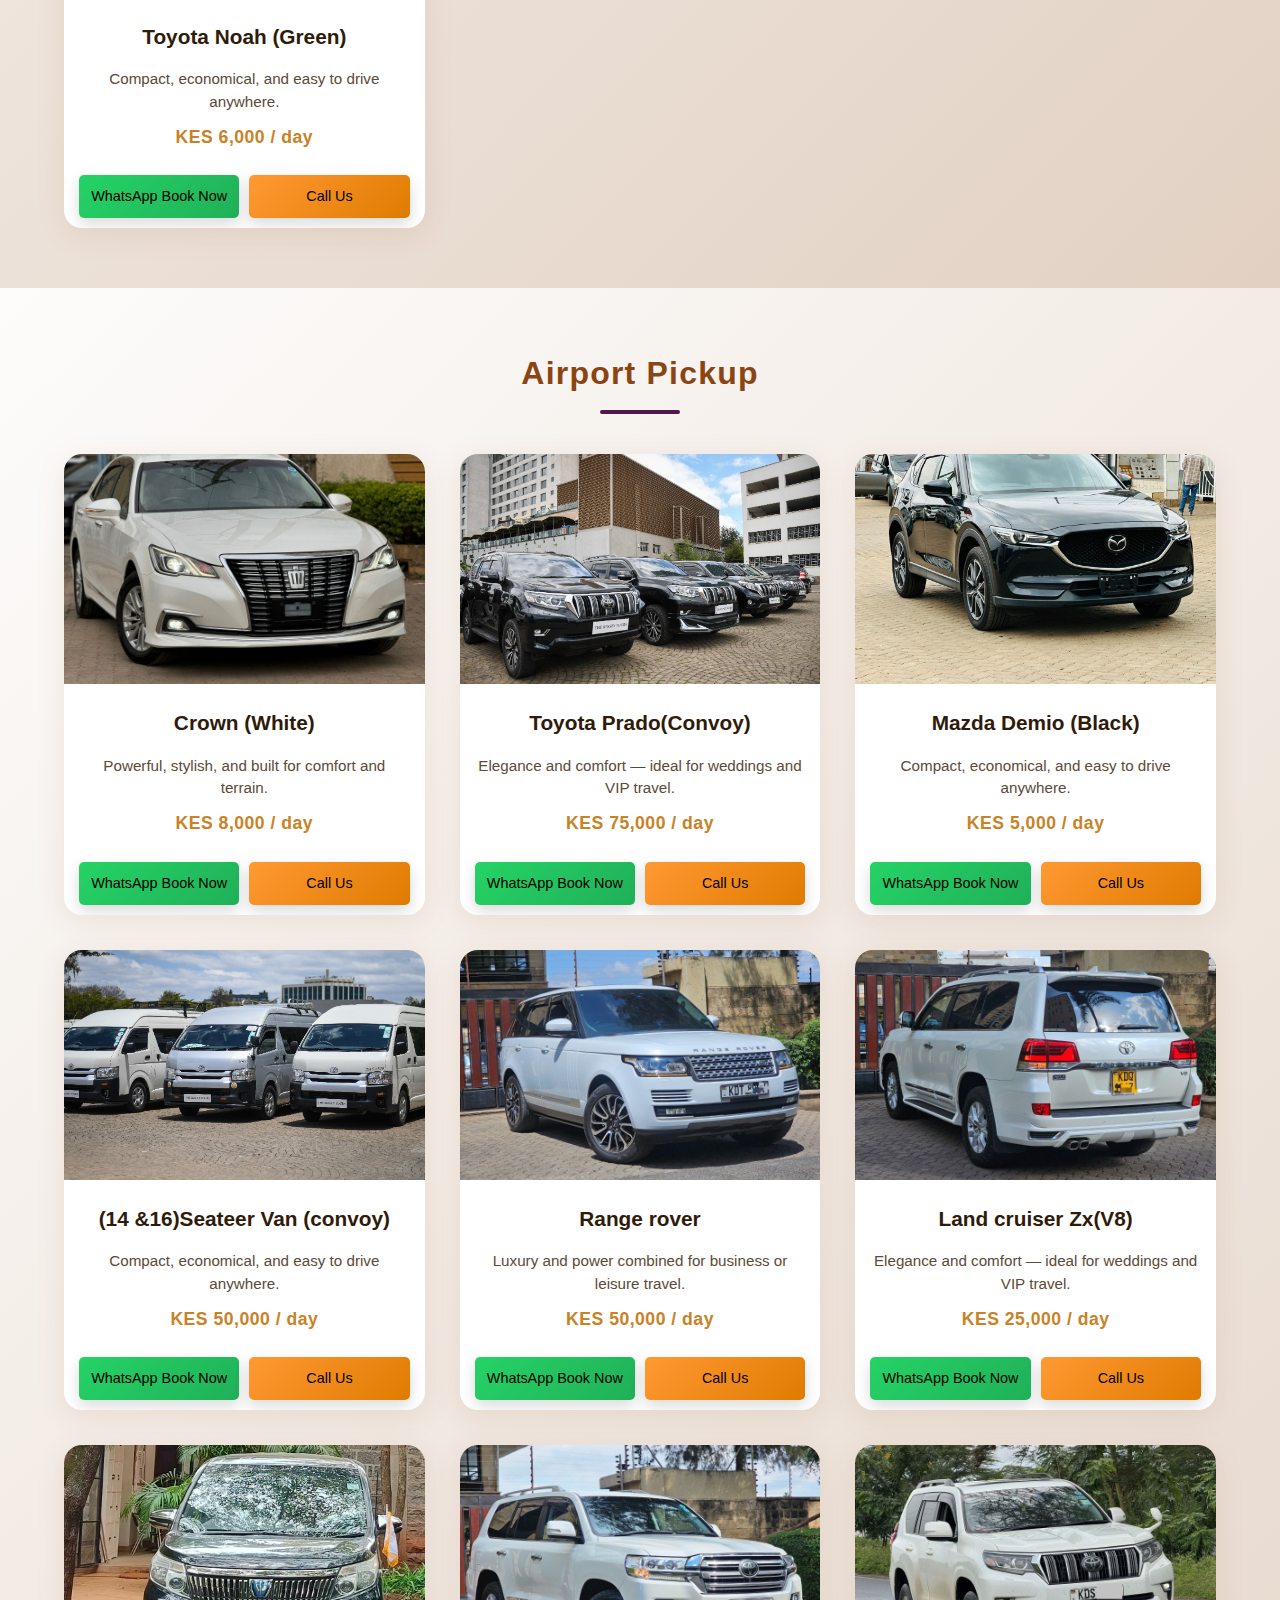
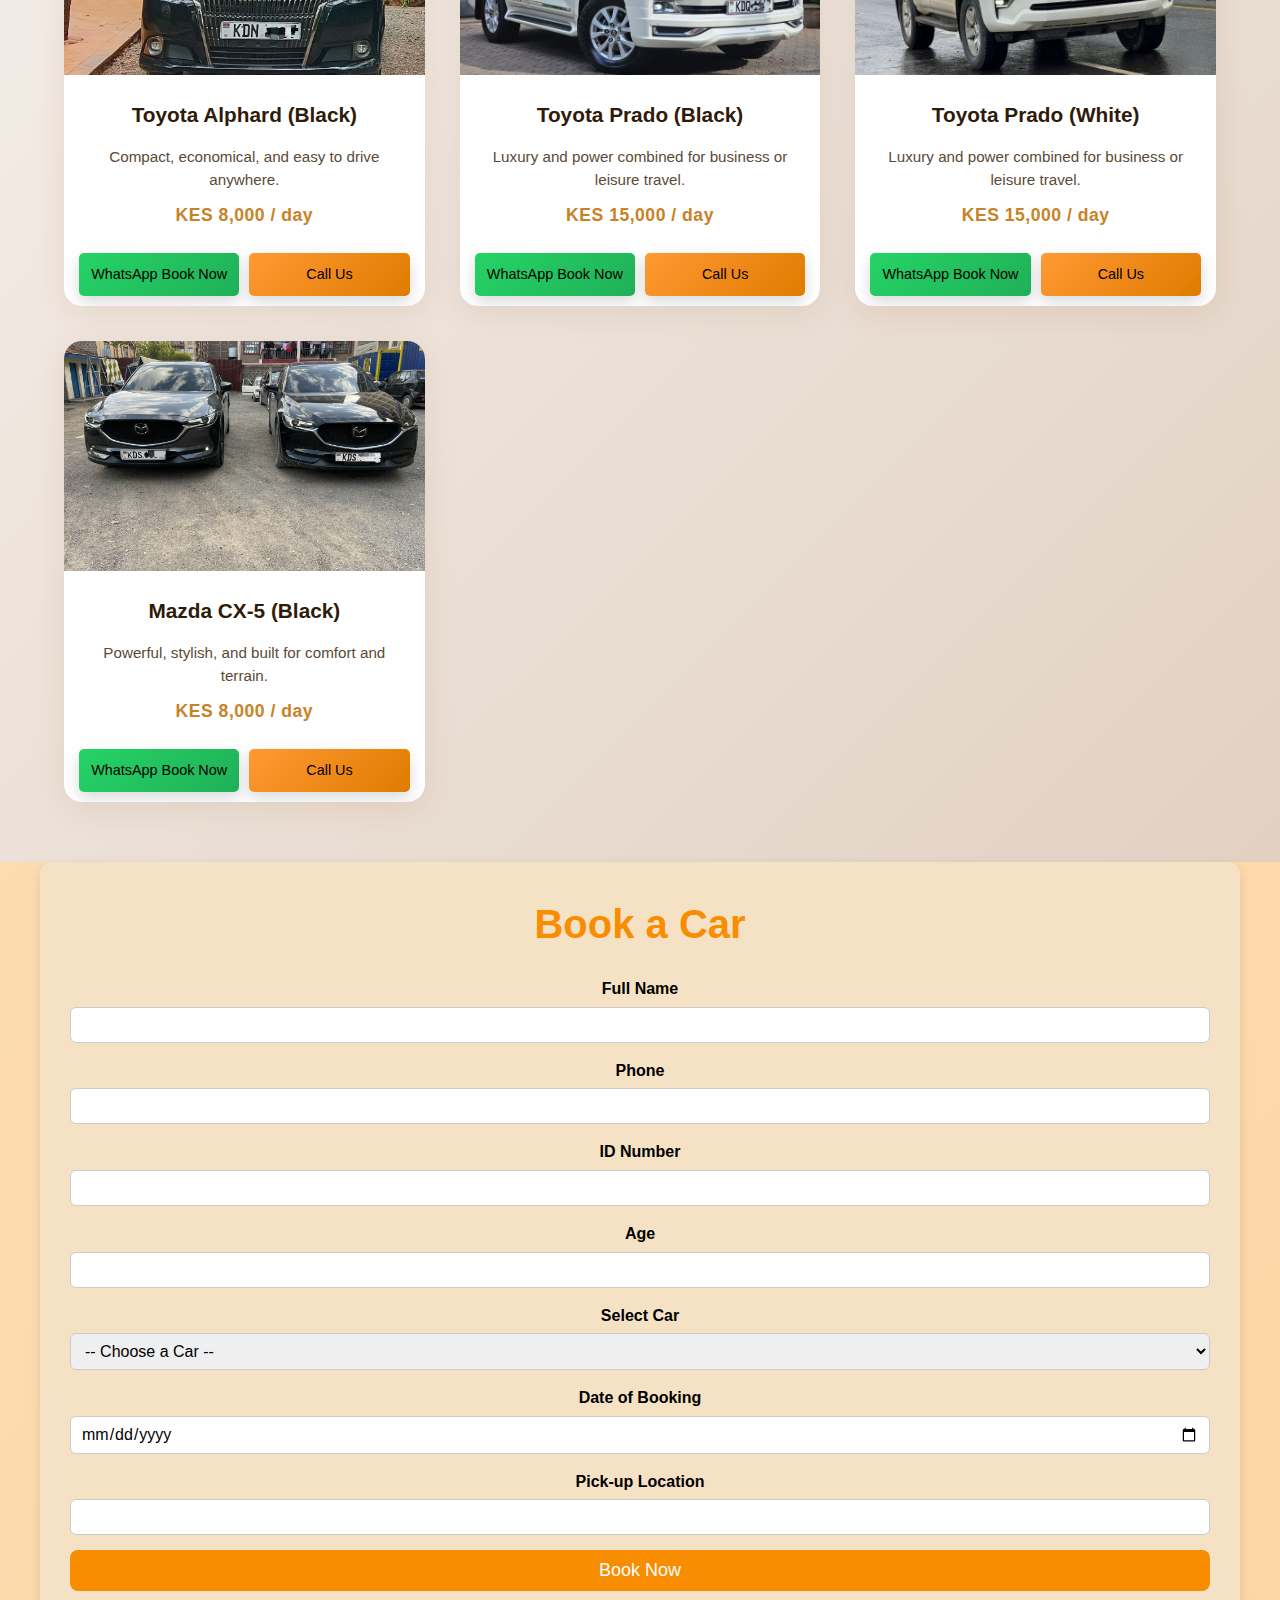
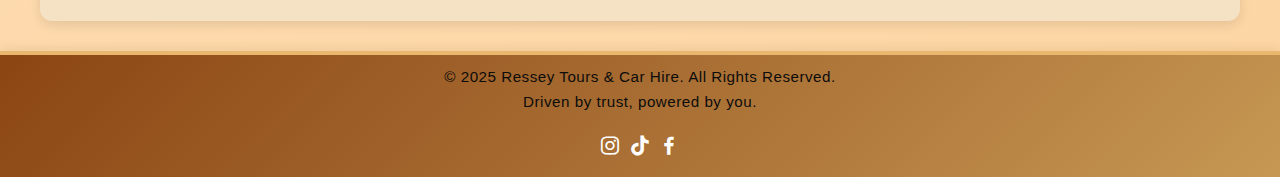
<file: hire.html>
<!DOCTYPE html>
<html lang="en">
<head>
  <meta charset="UTF-8" />
  <meta name="viewport" content="width=device-width, initial-scale=1.0" />
  <title>Hire a Car | Ressey Tours & Car Hire</title>
  <link rel="stylesheet" href="styles.css" />
  <link href="https://unpkg.com/boxicons@2.1.4/css/boxicons.min.css" rel="stylesheet">
</head>

<body class="hire-page" >
  <!-- HEADER -->
  <header>
    <div class="logo">THE RESSEY TOURS & CAR HIRE</div>
    <nav>
      <ul>
        <li><a href="index.html">Home</a></li>
        <li><a href="hire.html" class="active">Hire a Car</a></li>
        <li><a href="enroll.html">Enroll</a></li>
        <li><a href="about.html">About</a></li>
        <li><a href="rental.html">Rental Prices</a></li>
        <li><a href="contact.html" >Contact</a></li>
      </ul>
    </nav>
  </header>

  <!-- HERO -->
<section class="hire-hero">
  <div class="hero-overlay"></div>
  <div class="hero-content">
    <img src="images/Ressy-logo.jpeg" alt="Ressey Tours Logo" class="hero-logo">
    <h1>Find Your Perfect Ride</h1>
    <p>From luxury to economy — we have the right car for every journey.</p>
  </div>
</section>


  <!-- LUXURY CARS -->
  <section id="luxury" class="car-section">
    <h2>Luxury Cars</h2>
    <div class="car-grid">
      <div class="car-item">
        <img src="images/Land-cruiser.jpeg" alt="Lexus-lx-570" />
        <h3>Land cruiser Zx(V8)</h3>
        <p>Elegance and comfort — ideal for weddings and VIP travel.</p>
        <p class="price">KES 25,000 / day</p>
        <div class="btn-group">
          <a href="https://wa.me/254727347926?text=Hi%20Ressey,%20I’m%20interested%20in%20booking%20a%20car.%20Could%20you%20help%20me%20with%20availability%20and%20details?%20Car%20Name:%20[Type%20here]%20|%20Date:%20[Type%20here]
" class="btn whatsapp">WhatsApp Book Now</a>
          <a href="tel:+254727347926" class="btn call"> Call Us</a>
        </div>
      </div>


      <div class="car-item">
        <img src="images/Lexus-lx-570.jpeg" alt="Lexus-lx-570" />
        <h3>Lexus LX 570</h3>
        <p>Elegance and comfort — ideal for weddings and VIP travel.</p>
        <p class="price">KES 50,000 / day</p>
        <div class="btn-group">
          <a href="https://wa.me/254727347926?text=Hi%20Ressey,%20I’m%20interested%20in%20booking%20a%20car.%20Could%20you%20help%20me%20with%20availability%20and%20details?%20Car%20Name:%20[Type%20here]%20|%20Date:%20[Type%20here]
" class="btn whatsapp"> WhatsApp Book Now</a>
          <a href="tel:+254727347926" class="btn call"> Call Us</a>
        </div>
      </div>

      <div class="car-item">
        <img src="images/rangerover.jpeg" alt="Range Rover" />
        <h3>Range rover</h3>
        <p>Luxury and power combined for business or leisure travel.</p>
        <p class="price">KES 50,000 / day</p>
        <div class="btn-group">
          <a href="https://wa.me/254727347926?text=Hi%20Ressey,%20I’m%20interested%20in%20booking%20a%20car.%20Could%20you%20help%20me%20with%20availability%20and%20details?%20Car%20Name:%20[Type%20here]%20|%20Date:%20[Type%20here]
" class="btn whatsapp">WhatsApp Book Now</a>
          <a href="tel:+254727347926" class="btn call">Call Us</a>
        </div>
      </div>


     

     <div class="car-item">
        <img src="images/prado.jpeg" alt="  Toyota Prado" />
        <h3>Toyota Prado (Black)</h3>
        <p>Luxury and power combined for business or leisure travel.</p>
        <p class="price">KES 15,000 / day</p>
        <div class="btn-group">
          <a href="https://wa.me/254727347926?text=Hi%20Ressey,%20I’m%20interested%20in%20booking%20a%20car.%20Could%20you%20help%20me%20with%20availability%20and%20details?%20Car%20Name:%20[Type%20here]%20|%20Date:%20[Type%20here]
" class="btn whatsapp"> WhatsApp Book Now</a>
          <a href="tel:+254727347926" class="btn call"> Call Us</a>
        </div>
      </div>

      <div class="car-item">
        <img src="images/prado-white.jpeg" alt="Range Rover" />
        <h3>Toyota Prado (White)</h3>
        <p>Luxury and power combined for business or leisure travel.</p>
        <p class="price">KES 15,000 / day</p>
        <div class="btn-group">
          <a href="https://wa.me/254727347926?text=Hi%20Ressey,%20I’m%20interested%20in%20booking%20a%20car.%20Could%20you%20help%20me%20with%20availability%20and%20details?%20Car%20Name:%20[Type%20here]%20|%20Date:%20[Type%20here]
" class="btn whatsapp">WhatsApp Book Now</a>
          <a href="tel:+254727347926" class="btn call"> Call Us</a>
        </div>
      </div>

     

     

    </div>
  </section>

  <!-- ECONOMY / SALOON CARS -->
  <section id="economy" class="car-section">
    <h2>Saloon & Economy Cars</h2>
    <div class="car-grid">
      <div class="car-item">
        <img src="images/vits-white.jpeg" alt="Toyota Axio" />
        <h3>Mazda Demio</h3>
        <p>Fuel-efficient and perfect for city trips.</p>
        <p class="price">KES 6,000 / day</p>
        <div class="btn-group">
          <a href="https://wa.me/254727347926?text=Hi%20Ressey,%20I’m%20interested%20in%20booking%20a%20car.%20Could%20you%20help%20me%20with%20availability%20and%20details?%20Car%20Name:%20[Type%20here]%20|%20Date:%20[Type%20here]
" class="btn whatsapp">WhatsApp Book Now</a>
          <a href="tel:+254727347926" class="btn call">Call Us</a>
        </div>
      </div>

      <div class="car-item">
        <img src="images/honda-fit-blue.jpeg" alt="Toyota Vitz" />
        <h3>Toyota Vitz</h3>
        <p>Compact, economical, and easy to drive anywhere.</p>
        <p class="price">KES 5,000 / day</p>
        <div class="btn-group">
          
          <a href="https://wa.me/254727347926?text=Hi%20Ressey,%20I’m%20interested%20in%20booking%20a%20car.%20Could%20you%20help%20me%20with%20availability%20and%20details?%20Car%20Name:%20[Type%20here]%20|%20Date:%20[Type%20here]
" class="btn whatsapp"> WhatsApp Book Now</a>
          <a href="tel:+254727347926" class="btn call">Call Us</a>
        </div>
      </div>

        <div class="car-item">
        <img src="images/vits-red.jpeg" alt="Toyota Vitz" />
        <h3>Toyota Vitz</h3>
        <p>Compact, economical, and easy to drive anywhere.</p>
        <p class="price">KES 5,000 / day</p>
        <div class="btn-group">
          <a href="https://wa.me/254727347926?text=Hi%20Ressey,%20I’m%20interested%20in%20booking%20a%20car.%20Could%20you%20help%20me%20with%20availability%20and%20details?%20Car%20Name:%20[Type%20here]%20|%20Date:%20[Type%20here]
" class="btn whatsapp">WhatsApp Book Now</a>
          <a href="tel:+254727347926" class="btn call"> Call Us</a>
        </div>
      </div>

       <div class="car-item">
        <img src="images/fielder-white.jpeg" alt="Toyota Vitz" />
        <h3>Fielder(white)</h3>
        <p>Compact, economical, and easy to drive anywhere.</p>
        <p class="price">KES 4,000 / day</p>
        <div class="btn-group">
          <a href="https://wa.me/254727347926?text=Hi%20Ressey,%20I’m%20interested%20in%20booking%20a%20car.%20Could%20you%20help%20me%20with%20availability%20and%20details?%20Car%20Name:%20[Type%20here]%20|%20Date:%20[Type%20here]
" class="btn whatsapp">WhatsApp Book Now</a>
          <a href="tel:+254727347926" class="btn call">Call Us</a>
        </div>
      </div>

        <div class="car-item">
        <img src="images/fielder-grey.jpeg" alt="Toyota Vitz" />
        <h3>Toyota Fielder(black)</h3>
        <p>Compact, economical, and easy to drive anywhere.</p>
        <p class="price">KES 4,000 / day</p>
        <div class="btn-group">
          <a href="https://wa.me/254727347926?text=Hi%20Ressey,%20I’m%20interested%20in%20booking%20a%20car.%20Could%20you%20help%20me%20with%20availability%20and%20details?%20Car%20Name:%20[Type%20here]%20|%20Date:%20[Type%20here]
" class="btn whatsapp">WhatsApp Book Now</a>
          <a href="tel:+254727347926" class="btn call"> Call Us</a>
        </div>
      </div>

        <div class="car-item">
        <img src="images/nissan-note.jpeg" alt="Toyota Vitz" />
        <h3>Nissan Note</h3>
        <p>Compact, economical, and easy to drive anywhere.</p>
        <p class="price">KES 3,000 / day</p>
        <div class="btn-group">
          <a href="https://wa.me/254727347926?text=Hi%20Ressey,%20I’m%20interested%20in%20booking%20a%20car.%20Could%20you%20help%20me%20with%20availability%20and%20details?%20Car%20Name:%20[Type%20here]%20|%20Date:%20[Type%20here]
" class="btn whatsapp">WhatsApp Book Now</a>
          <a href="tel:+254727347926" class="btn call"> Call Us</a>
        </div>
      </div>

        
        
<div class="car-item">
        <img src="images/honda-fit-light-orange.jpeg" alt="Toyota Vitz" />
        <h3>Honda Fit (Orange)</h3>
        <p>Compact, economical, and easy to drive anywhere.</p>
        <p class="price">KES 5,000 / day</p>
        <div class="btn-group">
          <a href="https://wa.me/254727347926?text=Hi%20Ressey,%20I’m%20interested%20in%20booking%20a%20car.%20Could%20you%20help%20me%20with%20availability%20and%20details?%20Car%20Name:%20[Type%20here]%20|%20Date:%20[Type%20here]
" class="btn whatsapp">WhatsApp Book Now</a>
          <a href="tel:+254727347926" class="btn call">Call Us</a>
        </div>
      </div>



        <div class="car-item">
        <img src="images/red-fielser.jpeg" alt="Toyota Vitz" />
        <h3>Toyota Fielder</h3>
        <p>Compact, economical, and easy to drive anywhere.</p>
        <p class="price">KES 5,000 / day</p>
        <div class="btn-group">
          <a href="https://wa.me/254727347926?text=Hi%20Ressey,%20I’m%20interested%20in%20booking%20a%20car.%20Could%20you%20help%20me%20with%20availability%20and%20details?%20Car%20Name:%20[Type%20here]%20|%20Date:%20[Type%20here]
" class="btn whatsapp">WhatsApp Book Now</a>
          <a href="tel:+254727347926" class="btn call">Call Us</a>
        </div>
      </div>

        <div class="car-item">
        <img src="images/fielder-white.jpeg" alt="Toyota Vitz" />
        <h3>Toyota Fielder</h3>
        <p>Compact, economical, and easy to drive anywhere.</p>
        <p class="price">KES 5,000 / day</p>
        <div class="btn-group">
          <a href="https://wa.me/254727347926?text=Hi%20Ressey,%20I’m%20interested%20in%20booking%20a%20car.%20Could%20you%20help%20me%20with%20availability%20and%20details?%20Car%20Name:%20[Type%20here]%20|%20Date:%20[Type%20here]
" class="btn whatsapp"> WhatsApp Book Now</a>
          <a href="tel:+254727347926" class="btn call">Call Us</a>
        </div>
      </div>

        <div class="car-item">
        <img src="images/demio-black.jpeg" alt="Toyota Vitz" />
        <h3>Mazda Demio (Black)</h3>
        <p>Compact, economical, and easy to drive anywhere.</p>
        <p class="price">KES 5,000 / day</p>
        <div class="btn-group">
          <a href="https://wa.me/254727347926?text=Hi%20Ressey,%20I’m%20interested%20in%20booking%20a%20car.%20Could%20you%20help%20me%20with%20availability%20and%20details?%20Car%20Name:%20[Type%20here]%20|%20Date:%20[Type%20here]
" class="btn whatsapp">WhatsApp Book Now</a>
          <a href="tel:+254727347926" class="btn call"> Call Us</a>
        </div>
      </div>


    </div>
  </section>

  <!-- EXECUTIVE CARS -->
  
<section id="executive" class="car-section">
  <h2>SUVs</h2>
  <div class="car-grid">

    <div class="car-item">
      <img src="images/Grey-cx5.jpeg" alt="Mazda CX-5" />
      <h3>Mazda CX-5</h3>
      <p>Powerful, stylish, and built for comfort and terrain.</p>
      <p class="price">KES 8,000 / day</p>
      <div class="btn-group">
        <a href="https://wa.me/254727347926?text=Hi%20Ressey,%20I’m%20interested%20in%20booking%20a%20car.%20Could%20you%20help%20me%20with%20availability%20and%20details?%20Car%20Name:%20[Type%20here]%20|%20Date:%20[Type%20here]
" class="btn whatsapp">WhatsApp Book Now</a>
        <a href="tel:+254727347926" class="btn call">Call Us</a>
      </div>
    </div>

    <div class="car-item">
      <img src="images/double-cab.jpeg" alt="Double Cab" />
      <h3>Double Cab</h3>
      <p>Powerful, stylish, and built for comfort and terrain.</p>
      <p class="price">KES 13,000 / day</p>
      <div class="btn-group">
        <a href="https://wa.me/254727347926?text=Hi%20Ressey,%20I’m%20interested%20in%20booking%20a%20car.%20Could%20you%20help%20me%20with%20availability%20and%20details?%20Car%20Name:%20[Type%20here]%20|%20Date:%20[Type%20here]
" class="btn whatsapp">WhatsApp Book Now</a>
        <a href="tel:+254727347926" class="btn call">Call Us</a>
      </div>
    </div>

    <div class="car-item">
      <img src="images/crown-black.jpeg" alt="Mazda CX-5 Black" />
      <h3>Crown (Black)</h3>
      <p>Powerful, stylish, and built for comfort and terrain.</p>
      <p class="price">KES 8,000 / day</p>
      <div class="btn-group">
        <a href="https://wa.me/254727347926?text=Hi%20Ressey,%20I’m%20interested%20in%20booking%20a%20car.%20Could%20you%20help%20me%20with%20availability%20and%20details?%20Car%20Name:%20[Type%20here]%20|%20Date:%20[Type%20here]
" class="btn whatsapp">WhatsApp Book Now</a>
        <a href="tel:+254727347926" class="btn call">Call Us</a>
      </div>
    </div>


     <div class="car-item">
      <img src="images/black-cx5.jpeg" alt="Mazda CX-5 Black" />
      <h3>Mazda CX-5 (Black)</h3>
      <p>Powerful, stylish, and built for comfort and terrain.</p>
      <p class="price">KES 8,000 / day</p>
      <div class="btn-group">
        <a href="https://wa.me/254727347926?text=Hi%20Ressey,%20I’m%20interested%20in%20booking%20a%20car.%20Could%20you%20help%20me%20with%20availability%20and%20details?%20Car%20Name:%20[Type%20here]%20|%20Date:%20[Type%20here]
" class="btn whatsapp">WhatsApp Book Now</a>
        <a href="tel:+254727347926" class="btn call">Call Us</a>
      </div>
    </div>

    <div class="car-item">
      <img src="images/cx-5.jpeg" alt="Mazda CX-5" />
      <h3>Mazda CX-5</h3>
      <p>Powerful, stylish, and built for comfort and terrain.</p>
      <p class="price">KES 8,000 / day</p>
      <div class="btn-group">
        <a href="https://wa.me/254727347926?text=Hi%20Ressey,%20I’m%20interested%20in%20booking%20a%20car.%20Could%20you%20help%20me%20with%20availability%20and%20details?%20Car%20Name:%20[Type%20here]%20|%20Date:%20[Type%20here]
" class="btn whatsapp">WhatsApp Book Now</a>
        <a href="tel:+254727347926" class="btn call">Call Us</a>
      </div>
    </div>


     <div class="car-item">
      <img src="images/crown-white.jpeg" alt="Mazda CX-5 Black" />
      <h3>Crown (White)</h3>
      <p>Powerful, stylish, and built for comfort and terrain.</p>
      <p class="price">KES 8,000 / day</p>
      <div class="btn-group">
        <a href="https://wa.me/254727347926?text=Hi%20Ressey,%20I’m%20interested%20in%20booking%20a%20car.%20Could%20you%20help%20me%20with%20availability%20and%20details?%20Car%20Name:%20[Type%20here]%20|%20Date:%20[Type%20here]" class="btn whatsapp">WhatsApp Book Now</a>
        <a href="tel:+254727347926" class="btn call">Call Us</a>
      </div>
    </div>

    <div class="car-item">
      <img src="images/Suzuki.jpeg" alt="Mazda CX-5" />
      <h3>Suzuki</h3>
      <p>Powerful, stylish, and built for comfort and terrain.</p>
      <p class="price">KES 9,000 / day</p>
      <div class="btn-group">
        <a href="https://wa.me/254727347926?text=Hi%20Ressey,%20I’m%20interested%20in%20booking%20a%20car.%20Could%20you%20help%20me%20with%20availability%20and%20details?%20Car%20Name:%20[Type%20here]%20|%20Date:%20[Type%20here]" class="btn whatsapp">WhatsApp Book Now</a>
        <a href="tel:+254727347926" class="btn call">Call Us</a>
      </div>
    </div>


    <div class="car-item">
      <img src="images/extrail.jpeg" alt="Mazda CX-5" />
      <h3>Extrail</h3>
      <p>Powerful, stylish, and built for comfort and terrain.</p>
      <p class="price">KES 8,000 / day</p>
      <div class="btn-group">
        <a href="https://wa.me/254727347926?text=Hi%20Ressey,%20I’m%20interested%20in%20booking%20a%20car.%20Could%20you%20help%20me%20with%20availability%20and%20details?%20Car%20Name:%20[Type%20here]%20|%20Date:%20[Type%20here]" class="btn whatsapp">WhatsApp Book Now</a>
        <a href="tel:+254727347926" class="btn call">Call Us</a>
      </div>
    </div>


     <div class="car-item">
      <img src="images/Crown.jpeg" alt="Mazda CX-5 Black" />
      <h3>Crown</h3>
      <p>Powerful, stylish, and built for comfort and terrain.</p>
      <p class="price">KES 8,000 / day</p>
      <div class="btn-group">
        <a href="https://wa.me/254727347926?text=Hi%20Ressey,%20I’m%20interested%20in%20booking%20a%20car.%20Could%20you%20help%20me%20with%20availability%20and%20details?%20Car%20Name:%20[Type%20here]%20|%20Date:%20[Type%20here]" class="btn whatsapp">WhatsApp Book Now</a>
        <a href="tel:+254727347926" class="btn call">Call Us</a>
      </div>
    </div>


         <div class="car-item">
      <img src="images/Harrier.jpeg" alt="Mazda CX-5 Black" />
      <h3>Harrier</h3>
      <p>Powerful, stylish, and built for comfort and terrain.</p>
      <p class="price">KES 8,000 / day</p>
      <div class="btn-group">
        <a href="https://wa.me/254727347926?text=Hi%20Ressey,%20I’m%20interested%20in%20booking%20a%20car.%20Could%20you%20help%20me%20with%20availability%20and%20details?%20Car%20Name:%20[Type%20here]%20|%20Date:%20[Type%20here]" class="btn whatsapp">WhatsApp Book Now</a>
        <a href="tel:+254727347926" class="btn call">Call Us</a>
      </div>
    </div>

  </div>
</section>

<!--Vans & Group Travel-->
<section id="vans" class="car-section">
    <h2>Vans/Mini vans</h2>
    <div class="car-grid">
   
      <div class="car-item">
        <img src="images/Van.jpeg" alt="Toyota Prado" />
        <h3>10 Seater Van</h3>
        <p>Powerful, stylish, and built for comfort and terrain.</p>
        <p class="price">KES 12,000 / day</p>
        <div class="btn-group">
          <a href="https://wa.me/254727347926?text=Hi%20Ressey,%20I’m%20interested%20in%20booking%20a%20car.%20Could%20you%20help%20me%20with%20availability%20and%20details?%20Car%20Name:%20[Type%20here]%20|%20Date:%20[Type%20here]
" class="btn whatsapp">WhatsApp Book Now</a>
          <a href="tel:+254727347926" class="btn call"> Call Us</a>
        </div>
      </div>
     
     <div class="car-item">
        <img src="images/Vans.jpeg" alt="Toyota Vitz" />
        <h3>(14 &16)Seateer Van</h3>
        <p>Compact, economical, and easy to drive anywhere.</p>
        <p class="price">KES 17,000 / day</p>
        <div class="btn-group">
          <a href="https://wa.me/254727347926?text=Hi%20Ressey,%20I’m%20interested%20in%20booking%20a%20car.%20Could%20you%20help%20me%20with%20availability%20and%20details?%20Car%20Name:%20[Type%20here]%20|%20Date:%20[Type%20here]
" class="btn whatsapp"> WhatsApp Book Now</a>
          <a href="tel:+254727347926" class="btn call"> Call Us</a>
        </div>
      </div>



       <div class="car-item">
        <img src="images\van.jpg" alt="18 Seater Van" />
        <h3>18 Seater Van</h3>
        <p>Compact, economical, and easy to drive anywhere.</p>
        <p class="price">KES 20,000 / day</p>
        <div class="btn-group">
          <a href="https://wa.me/254727347926?text=Hi%20Ressey,%20I’m%20interested%20in%20booking%20a%20car.%20Could%20you%20help%20me%20with%20availability%20and%20details?%20Car%20Name:%20[Type%20here]%20|%20Date:%20[Type%20here]
" class="btn whatsapp"> WhatsApp Book Now</a>
          <a href="tel:+254727347926" class="btn call">Call Us</a>
        </div>
      </div>


<div class="car-item">
        <img src="images/white-van-mint.jpeg" alt="Toyota Vitz" />
        <h3>(14 &16)Seateer Van</h3>
        <p>Compact, economical, and easy to drive anywhere.</p>
        <p class="price">KES 17,000 / day</p>
        <div class="btn-group">
          <a href="https://wa.me/254727347926?text=Hi%20Ressey,%20I’m%20interested%20in%20booking%20a%20car.%20Could%20you%20help%20me%20with%20availability%20and%20details?%20Car%20Name:%20[Type%20here]%20|%20Date:%20[Type%20here]
" class="btn whatsapp"> WhatsApp Book Now</a>
          <a href="tel:+254727347926" class="btn call"> Call Us</a>
        </div>
      </div>


      <div class="car-item">
        <img src="images/grey van .jpeg" alt="Toyota Vitz" />
        <h3>(14 &16)Seateer Van</h3>
        <p>Compact, economical, and easy to drive anywhere.</p>
        <p class="price">KES 17,000 / day</p>
        <div class="btn-group">
          <a href="https://wa.me/254727347926?text=Hi%20Ressey,%20I’m%20interested%20in%20booking%20a%20car.%20Could%20you%20help%20me%20with%20availability%20and%20details?%20Car%20Name:%20[Type%20here]%20|%20Date:%20[Type%20here]
" class="btn whatsapp"> WhatsApp Book Now</a>
          <a href="tel:+254727347926" class="btn call"> Call Us</a>
        </div>
      </div>


      <div class="car-item">
        <img src="images/alphard-whire-silver.jpeg" alt="Toyota Vitz" />
        <h3>Toyota alphard (white)</h3>
        <p>Compact, economical, and easy to drive anywhere.</p>
        <p class="price">KES 17,000 / day</p>
        <div class="btn-group">
          <a href="https://wa.me/254727347926?text=Hi%20Ressey,%20I’m%20interested%20in%20booking%20a%20car.%20Could%20you%20help%20me%20with%20availability%20and%20details?%20Car%20Name:%20[Type%20here]%20|%20Date:%20[Type%20here]
" class="btn whatsapp"> WhatsApp Book Now</a>
          <a href="tel:+254727347926" class="btn call"> Call Us</a>
        </div>
      </div>


      <div class="car-item">
        <img src="images/Alfard-black.jpeg" alt="Toyota Vitz" />
        <h3>Toyota Alphard (Black)</h3>
        <p>Compact, economical, and easy to drive anywhere.</p>
        <p class="price">KES 17,000 / day</p>
        <div class="btn-group">
          <a href="https://wa.me/254727347926?text=Hi%20Ressey,%20I’m%20interested%20in%20booking%20a%20car.%20Could%20you%20help%20me%20with%20availability%20and%20details?%20Car%20Name:%20[Type%20here]%20|%20Date:%20[Type%20here]
" class="btn whatsapp"> WhatsApp Book Now</a>
          <a href="tel:+254727347926" class="btn call"> Call Us</a>
        </div>
      </div>


      <div class="car-item">
        <img src="images/Alfard.jpeg" alt="Toyota Vitz" />
        <h3> Toyota Alphard (white)</h3>
        <p>Compact, economical, and easy to drive anywhere.</p>
        <p class="price">KES 7,000 / day</p>
        <div class="btn-group">
          <a href="https://wa.me/254727347926?text=Hi%20Ressey,%20I’m%20interested%20in%20booking%20a%20car.%20Could%20you%20help%20me%20with%20availability%20and%20details?%20Car%20Name:%20[Type%20here]%20|%20Date:%20[Type%20here]
" class="btn whatsapp"> WhatsApp Book Now</a>
          <a href="tel:+254727347926" class="btn call"> Call Us</a>
        </div>
      </div>


      <div class="car-item">
        <img src="images/Noah.jpeg" alt="Toyota Vitz" />
        <h3>Toyota Noah (Grey)</h3>
        <p>Compact, economical, and easy to drive anywhere.</p>
        <p class="price">KES 6,000 / day</p>
        <div class="btn-group">
          <a href="https://wa.me/254727347926?text=Hi%20Ressey,%20I’m%20interested%20in%20booking%20a%20car.%20Could%20you%20help%20me%20with%20availability%20and%20details?%20Car%20Name:%20[Type%20here]%20|%20Date:%20[Type%20here]
" class="btn whatsapp"> WhatsApp Book Now</a>
          <a href="tel:+254727347926" class="btn call"> Call Us</a>
        </div>
      </div>


      <div class="car-item">
        <img src="images/noah-green.jpeg" alt="Toyota Vitz" />
        <h3>Toyota Noah (Green)</h3>
        <p>Compact, economical, and easy to drive anywhere.</p>
        <p class="price">KES 6,000 / day</p>
        <div class="btn-group">
          <a href="https://wa.me/254727347926?text=Hi%20Ressey,%20I’m%20interested%20in%20booking%20a%20car.%20Could%20you%20help%20me%20with%20availability%20and%20details?%20Car%20Name:%20[Type%20here]%20|%20Date:%20[Type%20here]
" class="btn whatsapp"> WhatsApp Book Now</a>
          <a href="tel:+254727347926" class="btn call"> Call Us</a>
        </div>
      </div>



      

     

      </div>
      </section>


<!--airport-->
       <section id="airport" class="car-section">
    <h2>Airport Pickup</h2>
    <div class="car-grid">
      <div class="car-item">
      <img src="images/crown-white.jpeg" alt="Mazda CX-5 Black" />
      <h3>Crown (White)</h3>
      <p>Powerful, stylish, and built for comfort and terrain.</p>
      <p class="price">KES 8,000 / day</p>
      <div class="btn-group">
        <a href="https://wa.me/254727347926?text=Hi%20Ressey,%20I’m%20interested%20in%20booking%20a%20car.%20Could%20you%20help%20me%20with%20availability%20and%20details?%20Car%20Name:%20[Type%20here]%20|%20Date:%20[Type%20here]" class="btn whatsapp">WhatsApp Book Now</a>
        <a href="tel:+254727347926" class="btn call">Call Us</a>
      </div>
    </div>
     


      <div class="car-item">
        <img src="images/lux-prados.jpeg" alt="Lexus-lx-570" />
        <h3> Toyota Prado(Convoy)</h3>
        <p>Elegance and comfort — ideal for weddings and VIP travel.</p>
        <p class="price">KES 75,000 / day</p>
        <div class="btn-group">
          <a href="https://wa.me/254727347926?text=Hi%20Ressey,%20I’m%20interested%20in%20booking%20a%20car.%20Could%20you%20help%20me%20with%20availability%20and%20details?%20Car%20Name:%20[Type%20here]%20|%20Date:%20[Type%20here]
" class="btn whatsapp"> WhatsApp Book Now</a>
          <a href="tel:+254727347926" class="btn call"> Call Us</a>
        </div>
      </div>



      <div class="car-item">
        <img src="images/demio-black.jpeg" alt="Toyota Vitz" />
        <h3>Mazda Demio (Black)</h3>
        <p>Compact, economical, and easy to drive anywhere.</p>
        <p class="price">KES 5,000 / day</p>
        <div class="btn-group">
          <a href="https://wa.me/254727347926?text=Hi%20Ressey,%20I’m%20interested%20in%20booking%20a%20car.%20Could%20you%20help%20me%20with%20availability%20and%20details?%20Car%20Name:%20[Type%20here]%20|%20Date:%20[Type%20here]
" class="btn whatsapp">WhatsApp Book Now</a>
          <a href="tel:+254727347926" class="btn call"> Call Us</a>
        </div>
      </div>




       <div class="car-item">
        <img src="images/Vans.jpeg" alt="Toyota Vitz" />
        <h3>(14 &16)Seateer Van (convoy)</h3>
        <p>Compact, economical, and easy to drive anywhere.</p>
        <p class="price">KES 50,000 / day</p>
        <div class="btn-group">
          <a href="https://wa.me/254727347926?text=Hi%20Ressey,%20I’m%20interested%20in%20booking%20a%20car.%20Could%20you%20help%20me%20with%20availability%20and%20details?%20Car%20Name:%20[Type%20here]%20|%20Date:%20[Type%20here]
" class="btn whatsapp"> WhatsApp Book Now</a>
          <a href="tel:+254727347926" class="btn call"> Call Us</a>
        </div>
      </div>


      <div class="car-item">
        <img src="images/rangerover.jpeg" alt="Range Rover" />
        <h3>Range rover</h3>
        <p>Luxury and power combined for business or leisure travel.</p>
        <p class="price">KES 50,000 / day</p>
        <div class="btn-group">
          <a href="https://wa.me/254727347926?text=Hi%20Ressey,%20I’m%20interested%20in%20booking%20a%20car.%20Could%20you%20help%20me%20with%20availability%20and%20details?%20Car%20Name:%20[Type%20here]%20|%20Date:%20[Type%20here]
" class="btn whatsapp">WhatsApp Book Now</a>
          <a href="tel:+254727347926" class="btn call">Call Us</a>
        </div>
      </div>




      <div class="car-item">
        <img src="images/Land-cruiser.jpeg" alt="Lexus-lx-570" />
        <h3>Land cruiser Zx(V8)</h3>
        <p>Elegance and comfort — ideal for weddings and VIP travel.</p>
        <p class="price">KES 25,000 / day</p>
        <div class="btn-group">
          <a href="https://wa.me/254727347926?text=Hi%20Ressey,%20I’m%20interested%20in%20booking%20a%20car.%20Could%20you%20help%20me%20with%20availability%20and%20details?%20Car%20Name:%20[Type%20here]%20|%20Date:%20[Type%20here]
" class="btn whatsapp">WhatsApp Book Now</a>
          <a href="tel:+254727347926" class="btn call"> Call Us</a>
        </div>
      </div>
     

      <div class="car-item">
        <img src="images/Alfard-black.jpeg" alt="Toyota Vitz" />
        <h3>Toyota Alphard (Black)</h3>
        <p>Compact, economical, and easy to drive anywhere.</p>
        <p class="price">KES 8,000 / day</p>
        <div class="btn-group">
          <a href="https://wa.me/254727347926?text=Hi%20Ressey,%20I’m%20interested%20in%20booking%20a%20car.%20Could%20you%20help%20me%20with%20availability%20and%20details?%20Car%20Name:%20[Type%20here]%20|%20Date:%20[Type%20here]
" class="btn whatsapp"> WhatsApp Book Now</a>
          <a href="tel:+254727347926" class="btn call"> Call Us</a>
        </div>
      </div>




     <div class="car-item">
        <img src="images/prado.jpeg" alt="  Toyota Prado" />
        <h3>Toyota Prado (Black)</h3>
        <p>Luxury and power combined for business or leisure travel.</p>
        <p class="price">KES 15,000 / day</p>
        <div class="btn-group">
          <a href="https://wa.me/254727347926?text=Hi%20Ressey,%20I’m%20interested%20in%20booking%20a%20car.%20Could%20you%20help%20me%20with%20availability%20and%20details?%20Car%20Name:%20[Type%20here]%20|%20Date:%20[Type%20here]
" class="btn whatsapp"> WhatsApp Book Now</a>
          <a href="tel:+254727347926" class="btn call"> Call Us</a>
        </div>
      </div>

      <div class="car-item">
        <img src="images/prado-white.jpeg" alt="Range Rover" />
        <h3>Toyota Prado (White)</h3>
        <p>Luxury and power combined for business or leisure travel.</p>
        <p class="price">KES 15,000 / day</p>
        <div class="btn-group">
          <a href="https://wa.me/254727347926?text=Hi%20Ressey,%20I’m%20interested%20in%20booking%20a%20car.%20Could%20you%20help%20me%20with%20availability%20and%20details?%20Car%20Name:%20[Type%20here]%20|%20Date:%20[Type%20here]
" class="btn whatsapp">WhatsApp Book Now</a>
          <a href="tel:+254727347926" class="btn call"> Call Us</a>
        </div>
      </div>

     

      <div class="car-item">
      <img src="images/black-cx5.jpeg" alt="Mazda CX-5 Black" />
      <h3>Mazda CX-5 (Black)</h3>
      <p>Powerful, stylish, and built for comfort and terrain.</p>
      <p class="price">KES 8,000 / day</p>
      <div class="btn-group">
        <a href="https://wa.me/254727347926?text=Hi%20Ressey,%20I’m%20interested%20in%20booking%20a%20car.%20Could%20you%20help%20me%20with%20availability%20and%20details?%20Car%20Name:%20[Type%20here]%20|%20Date:%20[Type%20here]
" class="btn whatsapp">WhatsApp Book Now</a>
        <a href="tel:+254727347926" class="btn call">Call Us</a>
      </div>
    </div>

     



    

    </div>
  </section>

<section id="book" class="booking-section">
  <h1 class="booking-title">Book a Car</h1>

  <form id="bookingForm">
    <div class="form-group">
      <label for="fullName">Full Name</label>
      <input type="text" id="fullName" required />
    </div>

    <div class="form-group">
      <label for="phone">Phone</label>
      <input type="tel" id="phone" required />
    </div>

    <div class="form-group">
      <label for="idNumber">ID Number</label>
      <input type="text" id="idNumber" maxlength="10" required />
    </div>

    <div class="form-group">
      <label for="age">Age</label>
      <input type="number" id="age" min="24" required />
    </div>

    <div class="form-group">
      <label for="car">Select Car</label>
      <select id="car" required>
  <option value="">-- Choose a Car --</option>

  <!-- SUVs / Executive Cars -->
  <option>Land Cruiser ZX (V8)</option>
  <option>Lexus LX 570</option>
  <option>Range Rover</option>
  <option>Toyota Prado (Black)</option>
  <option>Toyota Prado (White)</option>
  <option>Mazda CX-5</option>
  <option>Mazda CX-5 (Black)</option>
  <option>Double Cab</option>
  <option>Crown</option>
  <option>Crown (Black)</option>
  <option>Crown (White)</option>
  <option>Suzuki</option>
  <option>Harrier</option>
  <option>Extrail</option>

  <!-- Saloon & Economy Cars -->
  <option>Mazda Demio</option>
  <option>Mazda Demio (Black)</option>
  <option>Toyota Vitz</option>
  <option>Toyota Vitz (Red)</option>
  <option>Fielder (White)</option>
  <option>Toyota Fielder</option>
  <option>Toyota Fielder (Black)</option>
  <option>Toyota Fielder (White)</option>
  <option>Nissan Note</option>
  <option>Honda Fit (Orange)</option>

  <!-- Vans / Mini Vans -->
  <option>10 Seater Van</option>
  <option>(14 & 16) Seater Van</option>
  <option>18 Seater Van</option>
  <option>(14 & 16) Seater Van (White Mint)</option>
  <option>(14 & 16) Seater Van (Grey)</option>
  <option>Toyota Alphard (White)</option>
  <option>Toyota Alphard (Black)</option>
  <option>Toyota Noah (Grey)</option>
  <option>Toyota Noah (Green)</option>

  <!-- Airport Pickup -->
  <option>Toyota Prado (Convoy)</option>
  <option>(14 & 16) Seater Van (Convoy)</option>

</select>

    </div>

    <div class="form-group">
      <label for="date">Date of Booking</label>
      <input type="date" id="date" required />
    </div>

    <div class="form-group">
      <label for="location">Pick-up Location</label>
      <input type="text" id="location" required />
    </div>

    <button type="submit" class="booking-btn">Book Now</button>


  </form>
</section>



  <!-- FOOTER -->
  <footer>
    <p>&copy; 2025 Ressey Tours & Car Hire. All Rights Reserved.</p> 
    <p>Driven by trust, powered by you.</p>
    <div class="social-icons">
    <a href="https://www.instagram.com/the.ressey.tours.and.carhire/" target="_blank"><i class="bx bxl-instagram"></i></a>
    <a href="https://www.tiktok.com/@theresseytoursandcarhire?_r=1&_t=ZM-91LaLLoJREJ" target="_blank"><i class="bx bxl-tiktok"></i></a>
    <a href="https://www.facebook.com/resseytours" target="_blank"><i class="bx bxl-facebook"></i></a>
  </div>

  </footer>
  
<script src="scripts.js" type="module"></script>
</body>
</html>
</file>
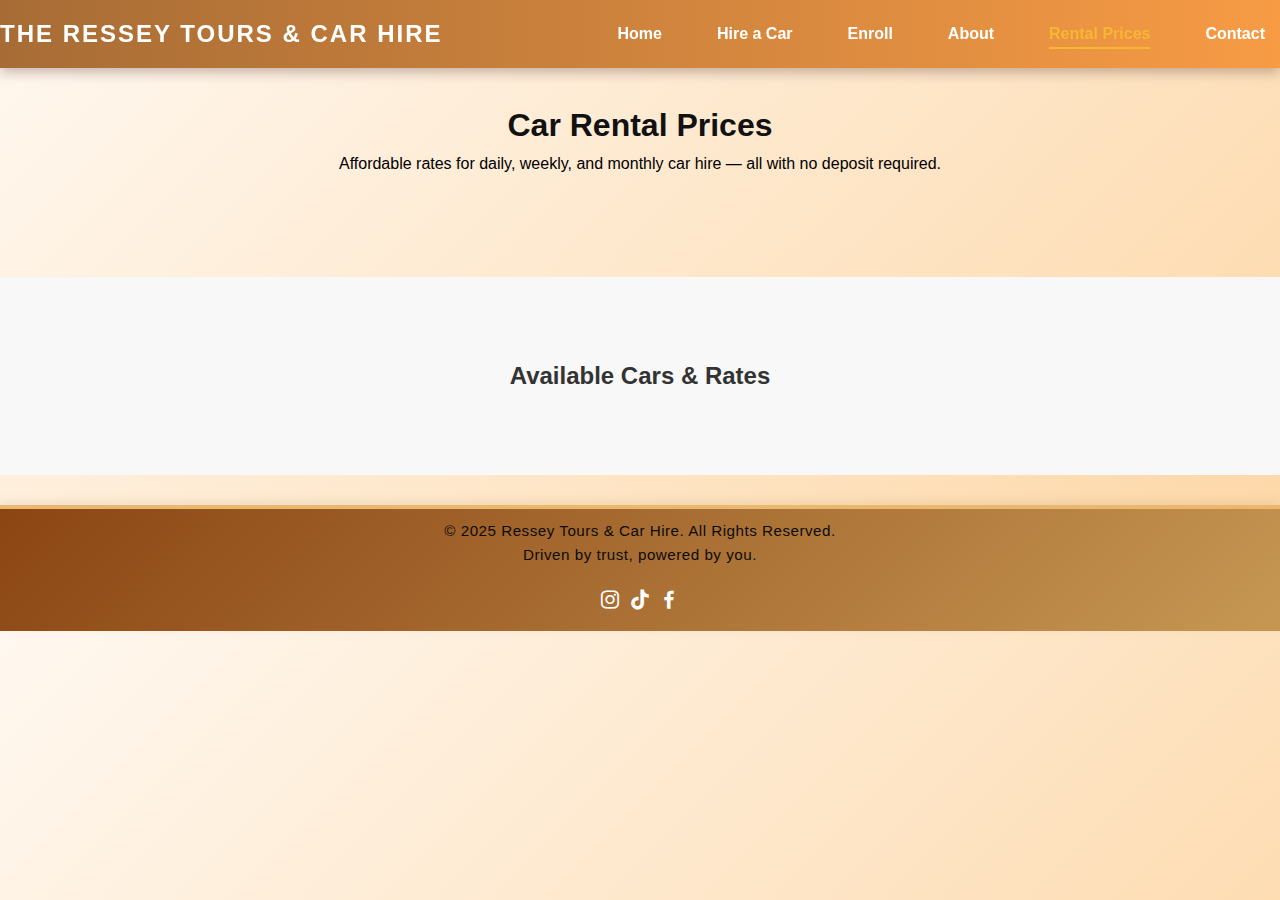
<file: rental.html>
<!DOCTYPE html>
<html lang="en">
<head>
  <meta charset="UTF-8" />
  <meta name="viewport" content="width=device-width, initial-scale=1.0" />
  <title>Rental Prices | Ressey Tours & Car Hire</title>
  <link rel="stylesheet" href="styles.css" />
  <script type="module" src="scripts.js"></script>
  <link href="https://unpkg.com/boxicons@2.1.4/css/boxicons.min.css" rel="stylesheet">
</head>

<body>
   <!-- HEADER -->
  <header>
    <div class="logo">THE RESSEY TOURS & CAR HIRE</div>
    <nav>
      <ul>
        <li><a href="index.html">Home</a></li>
        <li><a href="hire.html" >Hire a Car</a></li>
        <li><a href="enroll.html">Enroll</a></li>
        <li><a href="about.html">About</a></li>
        <li><a href="rental.html"class="active">Rental Prices</a></li>
        <li><a href="contact.html" >Contact</a></li>
      </ul>
    </nav>
  </header>


  <!-- HERO SECTION -->
  <section class="rental-hero">
    <h1>Car Rental Prices</h1>
    <p>Affordable rates for daily, weekly, and monthly car hire — all with no deposit required.</p>
  </section>

  <!-- RENTAL TABLE -->
  <section class="rental-section">
    <h2>Available Cars & Rates</h2>
    <div id="rentalTable"></div>
  </section>

  <!-- FOOTER -->
  <footer>
    <p>&copy; 2025 Ressey Tours & Car Hire. All Rights Reserved.</p>
     <p>Driven by trust, powered by you.</p>
     <div class="social-icons">
    <a href="https://www.instagram.com/the.ressey.tours.and.carhire/" target="_blank"><i class="bx bxl-instagram"></i></a>
    <a href="https://www.tiktok.com/@theresseytoursandcarhire?_r=1&_t=ZM-91LaLLoJREJ" target="_blank"><i class="bx bxl-tiktok"></i></a>
    <a href="https://www.facebook.com/resseytours" target="_blank"><i class="bx bxl-facebook"></i></a>
  </div>


  </footer>
</body>
</html>
</file>
<file: styles.css>
/*index html style*/
.how-to-hire{
  padding: 90px 20px;
  text-align: center;
}

.how-to-hire .title {
  font-size: 2.6rem;
  color: #f88d01; /* Mid Orange */
  font-weight: 700;
  text-transform: uppercase;
  letter-spacing: 1px;
  margin-bottom: 30px;
  text-shadow: 1px 1px 2px rgba(59, 45, 22, 0.801);
}

/* Layout for Steps */
.steps {
  display: flex;
  flex-wrap: wrap;
  justify-content: center;
  gap: 40px;
}

/* Each Step Card */
.step {
  background: #ffffff;
  border-radius: 18px;
  box-shadow: 0 8px 20px rgba(0, 0, 0, 0.1);
  padding: 35px 25px;
  width: 280px;
  transition: transform 0.3s ease, box-shadow 0.3s ease;
  border-top: 5px solid #f8a300; /* Orange accent */
}

.step:hover {
  transform: translateY(-10px);
  box-shadow: 0 10px 30px rgba(248, 163, 0, 0.25);
  border-top-color: #ffb703;
}

/* Step Image */
.step img {
  width: 85px;
  height: 85px;
  border-radius: 50%;
  object-fit: cover;
  margin-bottom: 18px;
  border: 3px solid #004aad; /* Touch of blue */
  background-color: #fff;
}

/* Step Title */
.step h3 {
  color: #004aad; /* Blue text for contrast */
  font-size: 1.4rem;
  margin-bottom: 12px;
  font-weight: 600;
}

/* Step Text */
.step p {
  font-size: 1rem;
  color: #5a4635; /* Soft brown tone */
  line-height: 1.6;
}

/* Subtle Glow Hover */
.step:hover img {
  box-shadow: 0 0 10px rgba(247, 58, 68, 0.808);
  border-color: #f8a300;
}

/* makes your website automatically adjust to different screen sizes */
@media (max-width: 768px) {
  .steps {
    flex-direction: column;
    align-items: center;
  }
  .step {
    width: 90%;
  }
}

footer {
  background: linear-gradient(90deg, #fafbfc, #fdebc8);
  color: #1f1f1f; /* dark brownish text for contrast */
  text-align: center;
  padding: 35px 20px;
  font-family: 'Poppins', sans-serif;
  font-size: 1.2rem;
  font-weight: 500;
  border-top: 4px solid #e9b76d; /* thin blue accent line */
  box-shadow: 0 -3px 10px rgba(117, 80, 1, 0.1); /* subtle top shadow */
  letter-spacing: 0.5px;
}

footer p {
  margin: 0;
  color: #0c0c0c;
}

footer p:hover {
  color: #fc9802; /* hover effect */
  transition: color 0.3s ease;
}

/* ==== RESET ==== */
* {
  margin: 0;
  padding: 0;
  box-sizing: border-box;
  font-family: "Poppins", sans-serif;
}



/* ==== HEADER & NAV ==== */
header {
  background: linear-gradient(90deg, #a76c35, #f79b45);
  color: white;
  padding: 20px 60px;
  display: flex;
  justify-content: space-between;
  align-items: center;
  box-shadow: 0 4px 12px rgba(58, 22, 22, 0.3);
position: fixed;      /* make header fixed */
  top: 0;               /* stick to top */
  left: 0;
  width: 100%;          /* span full width */
  z-index: 1000;        /* stay above everything else */

}
  
  



header p {
  font-size: 1.4em;
  font-weight: 700;
  color: #f7b731; /* gold-orange brand color */
  letter-spacing: 1px;
}

header {
  
  z-index: 1000;
  position: fixed;      /* makes it stay in place */
  top: 0;               /* stick to the top of the page */
  left: 0;
  width: 100%;          /* span the full width */
  z-index: 1000;        /* keep it above everything else */
}

section, .how-to-hire, main, footer {
  position: relative;
  z-index: 1;
}

nav ul {
  list-style: none;
  display: flex;
  gap: 30px;
}

nav ul li a {
  text-decoration: none;
  color: white;
  font-weight: 500;
  font-size: 1rem;
  transition: color 0.3s ease, border-bottom 0.3s ease;
  padding-bottom: 5px;
}

nav ul li a:hover, nav ul li a.active {
  color: #f7b731;
  border-bottom: 2px solid #f7b731;
}

/* ==== HERO SECTION ==== */
section {
  text-align: center;
  padding: 100px 20px 60px;
}

/* ==== SLOGAN ==== */
.slogan h1 {
  font-size: 2.8em;
  font-weight: 800;
  color: #1a1a1a;
  margin-bottom: 40px;
}

.slogan p {
  font-size: 1.2em;
  color: #444;
  margin-bottom: 30px;
}



/* ==== CATEGORY BUTTONS ==== */
.category {
  display: flex;
  justify-content: center;
  flex-wrap: wrap;
  gap: 15px;
}

.categories {
  background-color: #1a1a1a;
  color: white;
  border: 2px solid #f7b731;
  padding: 14px 25px;
  border-radius: 30px;
  font-size: 1rem;
  cursor: pointer;
  font-weight: 600;
  transition: all 0.3s ease;
}

.categories:hover {
  background-color: #f7b731;
  color: #000;
  transform: translateY(-3px);
  box-shadow: 0 5px 15px rgba(247, 183, 49, 0.3);
}

/* ==== RESPONSIVE DESIGN ==== */
@media (max-width: 768px) {
  header {
    flex-direction: column;
    text-align: center;
  }

  nav ul {
    flex-wrap: wrap;
    justify-content: center;
    gap: 20px;
  }

  .search-bar input {
    width: 80%;
  }

  .slogan h1 {
    font-size: 2em;
  }
}

/* ==== WHY CHOOSE US SECTION ==== */
.why-choose {
  padding: 20px 20px;
  text-align: center;
}

.why-choose h2 {
  font-size: 2.5rem;
  color: #a76919; /* brown tone */
  font-weight: 700;
  margin-bottom: 30px;
  text-shadow: 1px 1px 2px rgba(165, 120, 46, 0.3);
  letter-spacing: 1px;
}

.choose-grid {
  display: flex;
  flex-wrap: wrap;
  justify-content: center;
  gap: 30px;
}

.choose-item {
 
  border: 2px solid #f7b731;
  border-radius: 15px;

  padding: 20px 25px;
  width: 320px;
  height: 170px;
  
}

.choose-item:hover {
  
  border-color: #004aad; /* blue accent hover */
}

.choose-item h3 {
  color: #004aad; /* blue heading */
  font-size: 1.4rem;
  margin-bottom: 10px;
}

.choose-item p {
  color: #5a4635; /* brownish text */
  font-size: 1rem;
  line-height: 1.5;
}

/* Responsive layout */
@media (max-width: 768px) {
  .choose-grid {
    flex-direction: column;
    align-items: center;
  }

  .choose-item {
    width: 90%;
  }
}

.main {
  background: linear-gradient(135deg, #fff8f0 0%, #fdd6a4 100%);
}

body {
  background: linear-gradient(135deg, #fff8f0 0%, #fdd6a4 100%);
  color: #1a1a1a;
  line-height: 1.6;
}

.main, .how-to-hire, .why-choose, section {
  background: none;
}
/* ==== FEATURED VEHICLES ==== */
.featured {
  text-align: center;
  padding: 80px 20px;
}

.featured h2 {
  font-size: 2.4rem;
  color: #a76c35;
  margin-bottom: 40px;
  text-shadow: 1px 1px 2px rgba(167,108,53,0.3);
}

.carousel {
  display: flex;
  gap: 25px;
  overflow-x: auto;
  scroll-behavior: smooth;
  padding-bottom: 10px;
}

.car-card {
  min-width: 360px;
  background: white;
  border-radius: 15px;
  box-shadow: 0 6px 12px rgba(0,0,0,0.1);
  border-top: 4px solid #f7b731;
  padding: 15px;
  transition: all 0.3s ease;
}

.car-card:hover {
  transform: translateY(-8px);
  box-shadow: 0 10px 25px rgba(247,183,49,0.3);
}

.car-card img {
  width: 320px;
  border-radius: 10px;
  margin-bottom: 10px;
  height: 300px;
}

.car-card h3 {
  color: #004aad;
  margin-bottom: 8px;
}

/* ==== CUSTOMER REVIEWS ==== */
.reviews {
  text-align: center;
  padding: 90px 20px;
}

.reviews h2 {
  font-size: 2.5rem;
  color: #f88d01;
  margin-bottom: 50px;
  text-shadow: 1px 1px 2px rgba(59,45,22,0.5);
}

.review-grid {
  display: flex;
  flex-wrap: wrap;
  justify-content: center;
  gap: 30px;
}

.review {
  background: #fff;
  border: 2px solid #f7b731;
  border-radius: 15px;
  padding: 25px 20px;
  width: 300px;
  box-shadow: 0 5px 15px rgba(0,0,0,0.1);
  transition: all 0.3s ease;
}

.review:hover {
  transform: translateY(-6px);
  border-color: #004aad;
  box-shadow: 0 10px 20px rgba(247,183,49,0.3);
}

.review p {
  color: #5a4635;
  font-size: 1rem;
  margin-bottom: 15px;
}

.review h4 {
  color: #004aad;
  font-weight: 600;
}




/*hire  html*/


/* ==== CAR SECTIONS ==== */
.car-section {
  padding: 80px 50px;
  background: linear-gradient(135deg, #fdfcfb, #e2d1c3);
  font-family: 'Poppins', sans-serif;
}

.car-section h2 {
  color: #2e2e2e;
  text-align: center;
  font-size: 2.5rem;
  letter-spacing: 1.2px;
  margin-bottom: 60px;
  font-weight: 700;
  position: relative;
}

.car-section h2::after {
  content: "";
  display: block;
  width: 80px;
  height: 4px;
  background: linear-gradient(90deg, #c49b66, #f2d184);
  margin: 10px auto 0;
  border-radius: 2px;
}

/* Grid layout */
.car-grid {
  display: grid;
  grid-template-columns: repeat(auto-fit, minmax(280px, 1fr));
  gap: 35px;
  justify-items: center;
}

/* Each car card */
.car-item {
  border-radius: 18px;
  overflow: hidden;
  box-shadow: 0 4px 15px rgba(0,0,0,0.1);
  transition: all 0.4s ease;
  position: relative;
  background: #fff; 
}

.car-item:hover {
  transform: translateY(-8px) scale(1.02);
  box-shadow: 0 15px 40px rgba(196, 155, 102, 0.3);
}
.price {
  font-size: 1.2rem;
  color: #f88d01; /* orange/gold accent */
  font-weight: bold;
}

/* Image */
.car-item img {
  width: 100%;
  height: 220px;
  object-fit: cover;
  transition: transform 0.4s ease;
}

.car-item:hover img {
  transform: scale(1.07);
}

/* Car details */
.car-item h3 {
  color: #3a2b1e;
  font-size: 1.5rem;
  margin: 20px 20px 10px;
  font-weight: 600;
}

.car-item p {
  margin: 0 20px 15px;
  color: #5a4a3d;
  line-height: 1.5;
  font-size: 0.95rem;
}

.car-item .price {
  font-weight: 700;
  color: #c98225;
  margin: 0 20px 15px;
  font-size: 1.1rem;
  letter-spacing: 0.5px;
}



  /* === FEATURED VEHICLES (SWIPER) === */
.featured {
  text-align: center;
  padding: 60px 0;
  
}

.featured h2 {
  font-size: 2rem;
  color: #222;
  margin-bottom: 40px;
  font-weight: 700;
  letter-spacing: 1px;
}

/* === Swiper Container === */
.mySwiper {
  width: 90%;
  margin: 0 auto;
  padding-bottom: 70px; /* space for dots */
  position: relative;
}

/* === Each Card === */
.car-card {
  background: #9b1d1d;
  border-radius: 16px;
  padding: 15px;
  box-shadow: 0 6px 20px rgba(0, 0, 0, 0.1);
  text-align: center;
  transition: transform 0.3s ease, box-shadow 0.3s ease;
  cursor: pointer;
}

.car-card:hover {
  transform: translateY(-8px);
  box-shadow: 0 10px 25px rgba(0, 0, 0, 0.15);
}

.car-card img {
  width: 100%;
  height: 290px;
  object-fit: cover;
  border-radius: 12px;
  margin-bottom: 10px;
}

.car-card h3 {
  font-size: 1.6rem;
  color: #222;
  margin-bottom: 5px;
  font-weight: 600;
}

.car-card p {
  color: #161515;
  font-size: 1.27rem;
  margin: 5px 0;
}

.car-card strong {
  color: #f39703;
  
  font-size: 1.40rem;
  
}

/* === Swiper Navigation Arrows === */
.swiper-button-next,
.swiper-button-prev {
  color: #fff;
  
 
  transition: all 0.3s ease;
}

.swiper-button-next:hover,
.swiper-button-prev:hover {
 
  transform: scale(1.1);
}

/* === Dots (Pagination) === */
.swiper-pagination {
  bottom: 15px !important; /* ensure dots stay below cards */
}

.swiper-pagination-bullet {
 
  opacity: 1;
  width: 12px;
  height: 12px;
  margin: 0 6px;
  transition: background 0.3s, transform 0.3s;
}

.swiper-pagination-bullet-active {
  background: #ff4d4d;
  transform: scale(1.3);
}

/* === Responsive Adjustments === */
@media (max-width: 1024px) {
  .featured h2 {
    font-size: 1.8rem;
  }
}

@media (max-width: 768px) {
  .car-card img {
    height: 200px;
  }

  .swiper-button-next,
  .swiper-button-prev {
    width: 40px;
    height: 40px;
  }
}

@media (max-width: 480px) {
  .featured h2 {
    font-size: 1.6rem;
  }

  .car-card {
    padding: 10px;
  }
}







/* RENTAL PAGE STYLES */
.rental-section {
  text-align: center;
  padding: 80px 20px;
  background: #f8f8f8;
  color: #333;
}

.rental-section h1 {
  font-size: 2.4rem;
  color: #a76c35;
  text-shadow: 1px 1px 2px rgba(167,108,53,0.3);
  margin-bottom: 10px;
}

.rental-section p {
  color: #555;
  margin-bottom: 40px;
}

.rental-table-container {
  max-width: 1000px;
  margin: 0 auto;
  background: white;
  border-radius: 12px;
  box-shadow: 0 4px 15px rgba(0,0,0,0.1);
  overflow-x: auto;
}

.rental-table {
  width: 100%;
  border-collapse: collapse;
}

.rental-table th, .rental-table td {
  padding: 15px 20px;
  border-bottom: 1px solid #ddd;
}

.rental-table th {
  background-color: #004aad;
  color: white;
  text-transform: uppercase;
  font-size: 0.9rem;
}

.rental-table tr:hover {
  background-color: rgba(247,183,49,0.1);
}

.rental-table td {
  font-size: 1rem;
}

@media (max-width: 768px) {
  .rental-table th, .rental-table td {
    padding: 10px;
    font-size: 0.85rem;
  }
}






/* === RESET & BASE === */
* {
  margin: 0;
  padding: 0;
  box-sizing: border-box;
  font-family: "Poppins", sans-serif;
}

body {
  
  color: #222;
  line-height: 1.6;
}

/* === HEADER === */


.logo {
  font-size: 1.5rem;
  font-weight: 700;
  letter-spacing: 2px;
}

nav ul {
  display: flex;
  gap: 25px;
  list-style: none;
}

nav a {
  color: white;
  text-decoration: none;
  font-weight: 500;
  transition: color 0.3s ease, transform 0.2s ease;
}

nav a:hover,
nav a.active {
  color: #58492f;
  transform: scale(1.1);
}
 
/* ======================= */
/* GLOBAL STYLES & FONT    */
/* ======================= */
@import url('https://fonts.googleapis.com/css2?family=Roboto:wght@400;500;700&display=swap');

body, html {
  margin: 0;
  padding: 0;
  font-family: 'Roboto', sans-serif;
  line-height: 1.6;
  color: #1a1a1a;
  background: linear-gradient(135deg, #fff8f0 0%, #fdd6a4 100%);
}

a {
  text-decoration: none;
  transition: all 0.3s ease;
}

h1, h2, h3, h4, h5, h6 {
  font-family: 'Roboto', sans-serif;
  margin: 0;
}

/* ======================= */
/* HERO SECTION            */
/* ======================= */
.hire-hero {
  position: relative;
  background: url("https://cdn.pixabay.com/photo/2016/05/05/17/59/sports-car-1374425_640.jpg") center/cover no-repeat;
  height: 65vh;
  display: flex;
  align-items: center;
  justify-content: center;
  color: #f8d47b;
  overflow: hidden;
}

.hire-hero .hero-overlay {
  position: absolute;
  inset: 0;
  background: linear-gradient(135deg, rgba(7, 6, 6, 0.7), rgba(53, 34, 16, 0.6));
  z-index: 1;
}

.hero-content {
  position: relative;
  z-index: 2;
  text-align: center;
  max-width: 800px;
  padding: 20px;
  animation: fadeUp 1.3s ease-out forwards;
}

.hero-logo {
  width: 180px;
  height: auto;
  border-radius: 50%;
  border: 3px solid #b86d0b;
  box-shadow: 0 0 20px rgba(255, 217, 0, 0.6);
  margin-bottom: 20px;
}

.hire-hero h1 {
  font-size: 3rem;
  font-weight: 800;
  letter-spacing: 2px;
  text-transform: uppercase;
  color: #ffd700;
  text-shadow: 0 0 15px rgba(255, 166, 0, 0.4),
               0 0 30px rgba(255, 215, 0, 0.2);
  margin-bottom: 10px;
}

.hire-hero p {
  font-size: 1.2rem;
  color: #f4e3b2;
  letter-spacing: 0.5px;
  text-shadow: 0 0 8px rgba(255, 215, 0, 0.2);
}

/* Hero animation */
@keyframes fadeUp {
  from { opacity: 0; transform: translateY(30px); }
  to { opacity: 1; transform: translateY(0); }
}

/* ======================= */
/* CAR SECTION             */
/* ======================= */
.car-section {
  padding: 60px 5%;
}

.car-section h2 {
  text-align: center;
  font-size: 2rem;
  font-weight: 700;
  color: #8b4513;
  margin-bottom: 40px;
  position: relative;
}

.car-section h2::after {
  content: "";
  width: 80px;
  height: 4px;
  background: #4e184a;
  display: block;
  margin: 10px auto 0;
  border-radius: 2px;
}

/* CAR GRID */
.car-grid {
  display: grid;
  grid-template-columns: repeat(auto-fit, minmax(280px, 1fr));
  gap: 35px;
}

/* CAR ITEM */
.car-item {
  border-radius: 18px;
  overflow: hidden;
  box-shadow: 0 6px 30px rgba(139, 69, 19, 0.1);
  transition: transform 0.3s ease, box-shadow 0.3s ease;
  position: relative;
  background: #fff;
}

.car-item:hover {
  transform: translateY(-10px);
  box-shadow: 0 15px 40px rgba(139, 69, 19, 0.25);
}

.car-item img {
  width: 100%;
  height: 230px;
  object-fit: cover;
  transition: transform 0.4s ease;
}

.car-item:hover img {
  transform: scale(1.08);
}

.car-item h3 {
  font-size: 1.3rem;
  color: #2f1b0a;
  margin: 15px;
  font-weight: 700;
}

.car-item p {
  color: #5c4a36;
  margin: 0 15px 10px;
  font-size: 0.95rem;
}

.price {
  font-size: 1.1rem;
  color: #b97328;
  font-weight: bold;
  margin: 10px 15px 15px;
}

/* ======================= */
/* BUTTONS (WITH ICONS)    */
/* ======================= */


.btn {
  display: inline-flex;
  align-items: center;
  justify-content: center;
  gap: 8px;
  flex: 1 1 150px;
  text-decoration: none;
  color: white;
  font-weight: 600;
  font-size: 0.95rem;
  padding: 12px 20px;
  border-radius: 25px;
  box-shadow: 0 6px 15px rgba(0,0,0,0.15);
  transition: all 0.3s ease;
  text-align: center;
}

/* WhatsApp */
.btn.whatsapp {
  background: linear-gradient(135deg, #25d366, #128c7e);
}

.btn.whatsapp:hover {
  transform: translateY(-3px);
  box-shadow: 0 8px 20px rgba(37, 211, 102, 0.3);
}

/* Call */
.btn.call {
  background: linear-gradient(135deg, #ff9933, #e07b00);
}

.btn.call:hover {
  transform: translateY(-3px);
  box-shadow: 0 8px 20px rgba(255, 153, 51, 0.3);
}





/* Button Group inside car card */
.car-item .btn-group {
  display: flex;
  justify-content: space-between; /* keep buttons side by side */
  gap: 10px;                       /* space between buttons */
  width: 100%;                     /* full width of the card */
  padding: 10px 15px;              /* some padding */
  box-sizing: border-box;          /* include padding in width */
}

/* Buttons */
.car-item .btn {
  flex: 1;                          /* equal width */
  text-align: center;
  min-width: 0;                      /* prevent overflow */
  padding: 10px 0;
  border-radius: 5px;
  font-weight: 500;
  font-size: 0.9rem;
  transition: all 0.3s ease;
}

/* Optional: separate colors for each button */
.car-item .btn.whatsapp {
  background: linear-gradient(135deg, #25d366, #20b058);
}

.car-item .btn.whatsapp:hover {
  background: linear-gradient(135deg, #32e377, #25d366);
}

.car-item .btn.call {
  background: linear-gradient(135deg, #ff9933, #e07b00);
}

.car-item .btn.call:hover {
  background: linear-gradient(135deg, #ffae42, #ff9933);
}

/* On small screens, stack buttons */
@media (max-width: 480px) {
  .car-item .btn-group {
    flex-direction: column;
    gap: 10px;
  }
}


/*enroll*/
/* ===== DriveEase Car Rentals Styles ===== */

/* General Page Settings */
body {
  margin: 0;
  font-family: Arial, sans-serif;
  /* Light yellow background */
  color: black;
}

/* Header Section */
header {
  background-color: #5b3a29; /* Brown */
  color: white;
  text-align: center;
  padding: 15px 0;
}

header h1 {
  margin: 0;
  font-size: 2em;
}

nav ul {
  list-style: none;
  padding: 0;
}

nav ul li {
  display: inline-block;
  margin: 0 15px;
}

nav ul li a {
  color: white;
  text-decoration: none;
  font-weight: bold;
}

nav ul li a:hover {
  color: #f4d03f; /* Highlight yellow */
}

/* Hero Section */
.hero {
  text-align: center;
  padding: 60px 20px;
  
}

.hero h2 {
  color: #5b3a29;
}

.btn {
  background-color: #f4d03f; /* Light yellow button */
  color: black;
  padding: 10px 20px;
  border: none;
  border-radius: 6px;
  text-decoration: none;
  font-weight: bold;
  cursor: pointer;
}

.btn:hover {
  background-color: #d4ac0d;
}

/* Cars Section */
.cars {
  text-align: center;
  padding: 40px 20px;
}

.car-list {
  display: flex;
  justify-content: center;
  flex-wrap: wrap;
  gap: 20px;
}

.car-card {
  background-color: #fff;
  border: 2px solid #5b3a29;
  border-radius: 10px;
  padding: 15px;
  width: 250px;
  text-align: center;
}

.car-card img {
  width: 100%;
  border-radius: 10px;
}

/* Booking Section */
.booking {
  
  padding: 40px 20px;
  text-align: center;
}

.booking form {
  display: inline-block;
  text-align: left;
  max-width: 1000px;
  background: #fff8e1;r-radius: 10px;
}

.booking label {
  display: block;
  margin-top: 10px;
}

.booking input,
.booking select {
  width: 100%;
  padding: 8px;
  margin-top: 5px;
  border: 1px solid #5b3a29;
  border-radius: 5px;
} 

/* Footer Section */
footer {
  background-color: #5b3a29;
  color: white;
  text-align: center;
  padding: 15px 0;
  margin-top: 30px;
}
/* ======================= */
/* FOOTER                  */
/* ======================= */
footer {
  background: linear-gradient(135deg, #8b4513, #c69753);
  text-align: center;
  color: white;
  padding: 10px 0;
  font-size: 0.95rem;
  letter-spacing: 0.5px;
}

footer .social-icons {
  margin-top: 15px;
  display: flex;
  justify-content: center;
  gap: 5px;
}

footer .social-icons a {
  color: white;
  font-size: 1.5rem;
  transition: transform 0.3s, color 0.3s;
}

footer .social-icons a:hover {
  color: #f7b731; /* gold on hover */
  transform: scale(1.2);
}


/*in index .html*/
/* hire button */
.hirebutton {
  background-color: #f0b837; /* gold tone */
  color: white;
  font-size: 20px;
  font-weight: 400;
  width: 250px;
  height: 50px;
  border: none;
  border-radius: 10px;
  cursor: pointer;

  display: flex;
  justify-content: center;
  align-items: center;

  /* ✅ center horizontally */
  margin: 40px auto;

  box-shadow: 0 4px 10px rgba(250, 81, 81, 0.15);
  text-decoration: none; /* removes underline for link text */
  
}

.hirebutton:hover {
  background-color: #e9b02b; /* slightly darker gold */
  box-shadow: 0 6px 15px rgba(0, 0, 0, 0.25);
  
}





/* FAQ Section Styling */
.faq-section {
  max-width: 1500px;
  margin: 60px auto;
  padding: 40px 20px;
  
  border-radius: 12px;
  
}

.faq-section h2 {
  text-align: center;
  font-size: 2rem;
  color: #050505;
  margin-bottom: 35px;
}

/* Two-column layout */
.faq-grid {
  display: grid;
  grid-template-columns: repeat(auto-fit, minmax(450px, 1fr));
  gap: 25px;
}

.faq-column details {
  background: #ffffff;
  border-radius: 8px;
  margin-bottom: 10px;
  padding: 20px 20px;
  cursor: pointer;
  transition: all 0.3s ease;
  border: 1px solid #eee;
}

.faq-column summary {
  font-weight: 600;
  font-size: 1.05rem;
  color: #050505;
  position: relative;
  list-style: none;
}

.faq-column summary::after {
  content: "+";
  position: absolute;
  right: 0;
  font-size: 1.5rem;
  color: #f0b837;
  transition: transform 0.3s ease;
}

details[open] summary::after {
  content: "-";
  transform: rotate(180deg);
}

.faq-column details[open] {
  background-color: #fff4da;
  box-shadow: 0 3px 8px rgba(0,0,0,0.1);
}

.faq-column p {
  margin-top: 10px;
  color: #2b2b2b;
  line-height: 1.6;
  animation: fadeIn 0.4s ease;
}

/* Animation for dropdown */
@keyframes fadeIn {
  from { opacity: 0; transform: translateY(-5px); }
  to { opacity: 1; transform: translateY(0); }
}

/* Responsive for small screens */
@media (max-width: 768px) {
  .faq-grid {
    grid-template-columns: 1fr;
  }
}









/* ENROLL STYLE */
h1{
  color: #111111;
}
.para{
  color: #000;
}
/* Buttons */
.btn {
  display: inline-block;
  padding: 15px 35px;
  font-size: 1rem;
  font-weight:5600;
  border: none;
  border-radius: 6px;
  cursor: pointer;
  transition: background .3s ease, transform .3s ease;
}
.primary-btn {
  background: #f7d381;
  color: #111;
}
.primary-btn:hover {
  background: #f5b561;
  transform: translateY(-2px);
}
   
/* Features Section */
.features {
  background: #f7d8b6;
  padding: 60px 40px;
}
.features-wrapper {
  display: flex;
  flex-wrap: wrap;
  gap: 40px;
  justify-content: center;
}
.feature {
  flex: 1 1 30%;
  text-align: center;
}
.feature h3 {
  font-size: 1.4rem;
  margin-bottom: 15px;
  color: #111;
}
.feature p {
  font-size: 1rem;
  color: #555;
}




/* Enroll Form Section */
.enroll-form-section {
  max-width: 800px;
  margin: 60px auto 120px auto;
  padding: 40px 20px;
  
  border-radius: 12px;
  box-shadow: 0 8px 24px rgba(0,0,0,0.05);
}
.enroll-form-section h2 {
  text-align: center;
  font-size: 2rem;
  margin-bottom: 20px;
  color: #111;
}
.enroll-form-section p {
  text-align: center;
  font-size: 1rem;
  color: #555;
  margin-bottom: 30px;
}
.enroll-form .form-group {
  margin-bottom: 20px;
}
.enroll-form label {
  display: block;
  margin-bottom: 8px;
  font-weight: 500;
  color: #333;
}
.enroll-form input[type="text"],
.enroll-form input[type="email"],
.enroll-form input[type="tel"],
.enroll-form input[type="number"],
.enroll-form input[type="file"] {
  width: 100%;
  padding: 12px 16px;
  font-size: 1rem;
  border: 1px solid #ddd;
  border-radius: 6px;
  transition: border .3s ease;
}
.enroll-form input:focus {
  border-color: #f0b837;
  outline: none;
}
.enroll-form .form-group input[type="file"] {
  padding: 6px 10px;
}
.enroll-form .form-group label input[type="checkbox"] {
  margin-right: 8px;
}
.enroll-form button {
  width: 100%;
  margin-top: 20px;
}



/* Responsive */
@media (max-width: 900px) {
  .hero.enroll-hero {
    flex-direction: column;
    padding: 40px 20px;
    text-align: center;
  }
  .hero-content {
    padding-right: 0;
  }
}


section {
  padding: 100px 50px; /* consistent top/bottom spacing */
}
/* spacing in home page */
.how-to-hire, 
.featured, 
.reviews, 

.why-choose {
  padding: 0; /* remove section-specific padding */
}

.hero, .hire-hero, .hero.enroll-hero {
  padding-top: 50px; /* prevents content from hiding under header */
}






.booking-title {
  font-size: 2.5rem;
  color: #f88d01;
  text-align: center;
  margin-bottom: 20px;
  font-weight: 700;
}

.booking-btn {
  width: 100%;
  padding: 10px;
  background: #f88d01;
  border: none;
  color: #fff;
  font-size: 18px;
  border-radius: 8px;
  cursor: pointer;
  transition: background 0.3s ease;
}

.booking-btn:hover {
  background: #e67e00;
}

/* Optional: style the form */
.booking-section {
  max-width: 1200px;
  margin: auto;
  padding: 30px;
  background: #f5e2c5;
  border-radius: 12px;
  box-shadow: 0 4px 12px rgba(0,0,0,0.1);
}

.booking-section .form-group {
  margin-bottom: 15px;
}

.booking-section label {
  display: block;
  margin-bottom: 5px;
  font-weight: 600;
}

.booking-section input,
.booking-section select {
  width: 100%;
  padding: 8px 10px;
  border: 1px solid #ccc;
  border-radius: 6px;
  font-size: 16px;
}


/* Rental page button */
.btn-book-now {
  display: inline-block;
  padding: 12px 25px;
  background-color: #f88d01; /* Orange color */
  color: #fff;
  width: 200px;
  font-weight: bold;
  font-size: 24px;
  text-decoration: none;
  border-radius: 8px;
  transition: background-color 0.3s, transform 0.2s;
  box-shadow: 0 4px 6px rgba(0,0,0,0.2);
  margin-top: 30px;
}

.btn-book-now:hover {
  background-color: #e07b00; /* Darker orange on hover */
  transform: translateY(-2px);
}



.car-categories {
  padding: 60px 5%;
  
  text-align: center;
}

.car-categories h2 {
  font-size: 2.2rem;
  margin-bottom: 10px;
}

.car-categories p {
  margin-bottom: 40px;
  color: #555;
}

.categories-wrapper {
  display: grid;
  grid-template-columns: repeat(auto-fit, minmax(260px, 1fr));
  gap: 25px;
}

.category-card {
  background: #fff;
  padding: 20px;
  border-radius: 10px;
  box-shadow: 0 4px 10px rgba(0,0,0,0.1);
  text-align: left;
}

.category-card img {
  width: 100%;
  height: 160px;
  object-fit: cover;
  border-radius: 8px;
  margin-bottom: 15px;
}

.category-card h3 {
  margin-bottom: 10px;
  color: #1d1d1d;
}

.category-card ul {
  list-style: none;
  padding: 0;
  margin: 0;
}

.category-card ul li {
  padding: 6px 0;
  font-size: 0.95rem;
  border-bottom: 1px solid #eee;
}

.category-card ul li strong {
  color: #2b7a78;
}
</file>
<file: admin.css>
/* ====== GLOBAL STYLES ====== */
body {
  font-family: Arial, sans-serif;
  margin: 0;
  background: #f8f8f8;
  color: #333;
  min-height: 100vh;
  display: flex;
  flex-direction: column;
}

header {
  background: #f88d01;
  color: white;
  padding: 1rem 2rem;
  text-align: left;
  font-size: 1.5rem;
  font-weight: bold;
  box-shadow: 0 2px 5px rgba(0,0,0,0.1);
}

main {
  flex: 1;
  padding: 2rem;
}

section {
  margin-bottom: 3rem;
  background: white;
  padding: 1rem 2rem;
  border-radius: 10px;
  box-shadow: 0 2px 5px rgba(0,0,0,0.1);
}

h2 {
  margin-bottom: 1rem;
  color: #f88d01;
}

.controls {
  display: flex;
  gap: 1rem;
  margin-bottom: 1rem;
}

.controls input, .controls select {
  padding: 0.5rem;
  border-radius: 5px;
  border: 1px solid #ccc;
  flex: 1;
}

table {
  width: 100%;
  border-collapse: collapse;
  margin-top: 1rem;
}

table th, table td {
  padding: 0.75rem;
  border: 1px solid #ddd;
  text-align: left;
}

table th {
  background: #f88d01;
  color: white;
}

.completed {
  color: green;
  font-weight: bold;
}

.pending {
  color: red;
  font-weight: bold;
}

button.delete-btn {
  background: #e74c3c;
  color: white;
  border: none;
  padding: 0.3rem 0.6rem;
  border-radius: 5px;
  cursor: pointer;
  transition: 0.2s;
}

button.delete-btn:hover {
  opacity: 0.8;
}

/* ====== Admin Login Page ====== */
.login-container {
  background: white;
  padding: 3rem 2rem;
  border-radius: 12px;
  box-shadow: 0 4px 10px rgba(0,0,0,0.15);
  width: 350px;
  text-align: center;
  margin: auto;
}

.login-container h1 {
  color: #f88d01;
  margin-bottom: 1.5rem;
  font-size: 1.8rem;
}

.login-container form {
  display: flex;
  flex-direction: column;
  gap: 1rem;
}

.login-container input {
  padding: 0.75rem;
  border-radius: 6px;
  border: 1px solid #ccc;
  font-size: 1rem;
}

.login-container input:focus {
  border-color: #f88d01;
  outline: none;
}

.login-container button {
  padding: 0.75rem;
  border-radius: 6px;
  border: none;
  background: #f88d01;
  color: white;
  font-weight: bold;
  cursor: pointer;
  transition: 0.2s;
}

.login-container button:hover {
  opacity: 0.9;
}

#error {
  margin-top: 0.5rem;
  font-size: 0.9rem;
}

/* ====== Logout Button ====== */
#logoutBtn {
  position: fixed;
  bottom: 20px;
  right: 20px;
  background: #e74c3c;
  color: white;
  border: none;
  padding: 0.75rem 1rem;
  border-radius: 8px;
  font-weight: bold;
  cursor: pointer;
  box-shadow: 0 2px 5px rgba(0,0,0,0.2);
  transition: 0.2s;
}

#logoutBtn:hover {
  opacity: 0.85;
}
</file>
<file: contact.css>
/* GENERAL RESET */
* {
  margin: 0;
  padding: 0;
  box-sizing: border-box;
  font-family: 'Poppins', sans-serif;
}

body {
  
   background: linear-gradient(135deg, #fff8f0 0%, #fdd6a4 100%);
  color: #333;
  line-height: 1.6;
}

/* HEADER */
header nav {
  display: flex;
  justify-content: space-between;
  align-items: center;
  
  background: linear-gradient(90deg, #a76c35, #f79b45);
  padding: 1rem 2rem;
}

header nav div p {
  
  font-weight: bold;
  font-size: 1.3rem;
}

header nav ul {
  list-style: none;
  display: flex;
  gap: 1.5rem;
}

header nav ul li a {
  text-decoration: none;
  color: #fff;
  padding: 0.4rem 0.8rem;
  
  transition: 0.3s;
}



/* HERO */
.contact-hero {
  text-align: center;
  padding: 4rem 2rem 2rem;

  border-bottom: 1px solid #ddd;
}

.contact-hero h1 {
  font-size: 2.5rem;
  color: #1c1c1c;
  margin-bottom: 1rem;
}

.contact-hero p {
  font-size: 1.1rem;
  color: #555;
}

/* CONTACT GRID */
.contact-main {
  max-width: 1200px;
  margin: 3rem auto;
  padding: 0 2rem;
}

.contact-grid {
  display: grid;
  grid-template-columns: 1fr 1fr;
  gap: 2rem;
}

/* CONTACT CARDS */
.contact-card {
  background-color: #fff;
  padding: 2rem;
  border-radius: 15px;
  box-shadow: 0 10px 25px rgba(0,0,0,0.08);
  transition: transform 0.3s ease, box-shadow 0.3s ease;
}

.contact-card:hover {
  transform: translateY(-5px);
  box-shadow: 0 15px 30px rgba(0,0,0,0.12);
}

/* FORM CARD */
.form-card h2 {
  color: #ff6600;
  margin-bottom: 1.5rem;
}

.form-group {
  margin-bottom: 1.5rem;
}

.form-group label {
  display: block;
  margin-bottom: 0.5rem;
  font-weight: 600;
}

.form-group input,
.form-group textarea {
  width: 100%;
  padding: 0.9rem 1rem;
  border: 1px solid #ddd;
  border-radius: 10px;
  font-size: 1rem;
  transition: 0.3s;
}

.form-group input:focus,
.form-group textarea:focus {
  outline: none;
  border-color: #ff6600;
  box-shadow: 0 0 8px rgba(255,102,0,0.3);
}

.submit-btn {
  background-color: #ff6600;
  color: #fff;
  padding: 0.9rem 2rem;
  border: none;
  border-radius: 10px;
  font-size: 1.1rem;
  cursor: pointer;
  transition: 0.3s;
}

.submit-btn:hover {
  background-color: #e65c00;
}

/* INFO CARD */
.info-card h2 {
  color: #ff6600;
  margin-bottom: 1rem;
}

.info-card p {
  margin-bottom: 0.8rem;
}

.contact-buttons {
  display: flex;
  gap: 1rem;
  flex-wrap: wrap;
  margin: 1rem 0;
}

.contact-buttons .btn {
  padding: 0.8rem 1.5rem;
  border-radius: 10px;
  font-weight: 600;
  text-decoration: none;
  color: #fff;
  transition: 0.3s;
}

.contact-buttons .call {
  background-color: #4eaee6;
}

.contact-buttons .call:hover {
  background-color: #4f91e7;
}

.contact-buttons .whatsapp {
  background-color: #25D366;
}

.contact-buttons .whatsapp:hover {
  background-color: #1ebe57;
}

/* MAP */
.map-container {
  margin-top: 1rem;
  border-radius: 12px;
  overflow: hidden;
}

.map-container iframe {
  width: 100%;
  height: 250px;
  border: 0;
}



/* ==== HEADER & NAV ==== */
header {
  background: linear-gradient(90deg, #a76c35, #f7b731); /* gold-orange gradient */
  
  
  
  align-items: center;
  box-shadow: 0 4px 12px rgba(58, 22, 22, 0.3);
  position: fixed;
  top: 0;
  left: 0;
  width: 100%;
  z-index: 1000;
}

.logo {
  font-size: 1.6rem;
  font-weight: 700;
  letter-spacing: 2px;
  color: #004aad; /* subtle blue brand accent */
}

nav ul {
  list-style: none;
  display: flex;
  gap: 25px;
}

nav a {
  color: white;
  text-decoration: none;
  font-weight: 600;
  font-size: 1rem;
  transition: color 0.3s ease, transform 0.2s ease;
  padding-bottom: 3px;
}

nav a:hover,
nav a.active {
  color: #cc8239; /* Mid Orange for active/hover */
  border-bottom: 2px solid #9c6319;
  transform: scale(1.1);
}

/* ==== FOOTER ==== */
footer {
  background: linear-gradient(135deg, #a76c35, #f7b731); /* gold-orange gradient matching header */
  text-align: center;
  color: white;
  padding: 10px 25px;
  font-size: 1rem;
  letter-spacing: 0.5px;

  box-shadow: 0 -3px 10px rgba(0, 0, 0, 0.1);
}

footer p {
  margin: 0;
  color: #fff;
  font-weight: 500;
}

footer p:hover {
  color: #004aad; /* blue hover for contrast */
  transition: color 0.3s ease;
}

/* ==== RESPONSIVE HEADER ==== */
@media (max-width: 768px) {
  header {
    flex-direction: column;
    text-align: center;
    padding: 15px 20px;
  }

  nav ul {
    flex-wrap: wrap;
    justify-content: center;
    gap: 15px;
  }
}

/* ==== INFO CARD SOCIAL ICONS ==== */
.info-social {
  margin-top: 15px;
  text-align: center;
}

.info-social .social-text {
  font-size: 1rem;
  font-weight: 500;
  margin-bottom: 0.5rem;
  color: #333;
}

.info-social a {
  margin: 0 10px;
  color: #ff6600; /* orange accent for info card */
  font-size: 1.6rem;
  transition: transform 0.3s, color 0.3s;
}

.info-social a:hover {
  color: #e65c00; /* darker orange on hover */
  transform: scale(1.2);
}

/* ==== FOOTER SOCIAL ICONS ==== */
.footer-social {
  margin-top: 10px;
  display: flex;
  justify-content: center;
  gap: 20px;
}

.footer-social a {
  color: rgb(250, 250, 248);
  font-size: 1.5rem;
  transition: transform 0.3s, color 0.3s;
}

.footer-social a:hover {
  color: #f7b731; /* gold color on hover */
  transform: scale(1.2);
}
</file>
